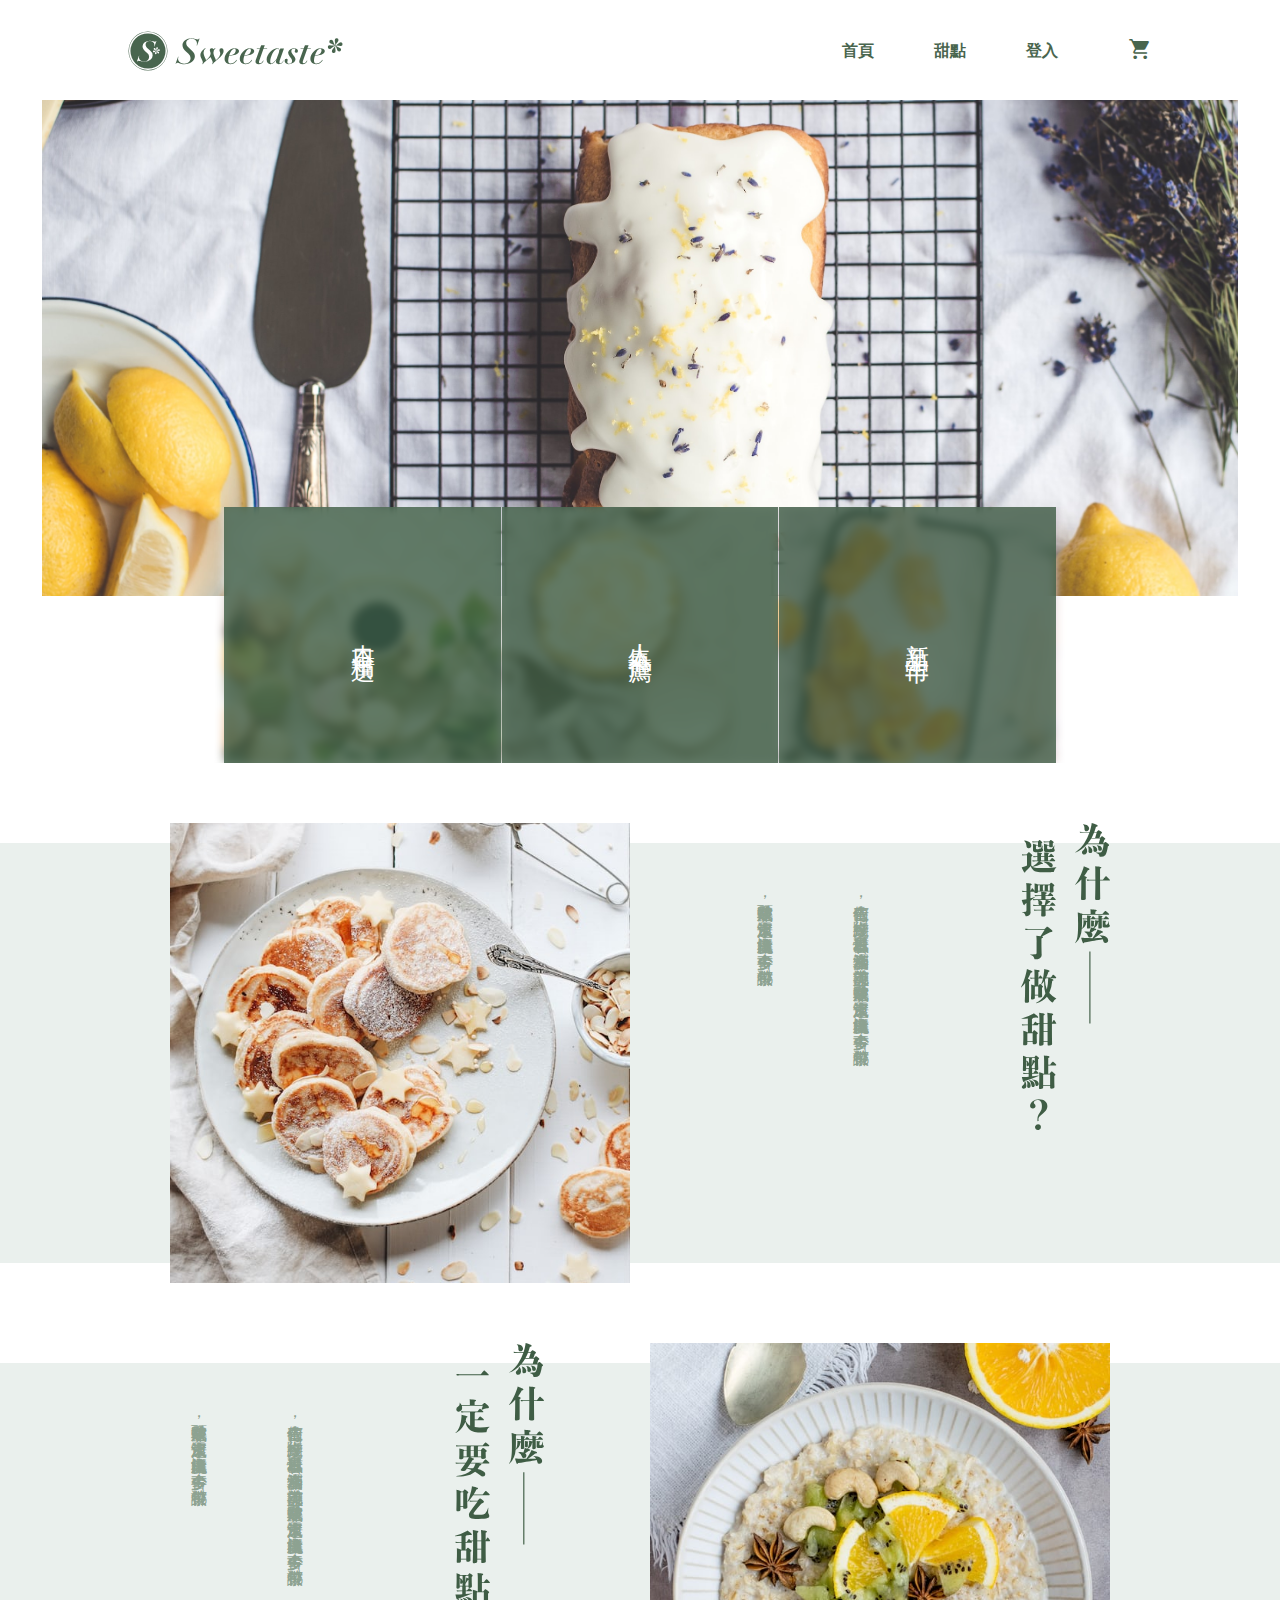
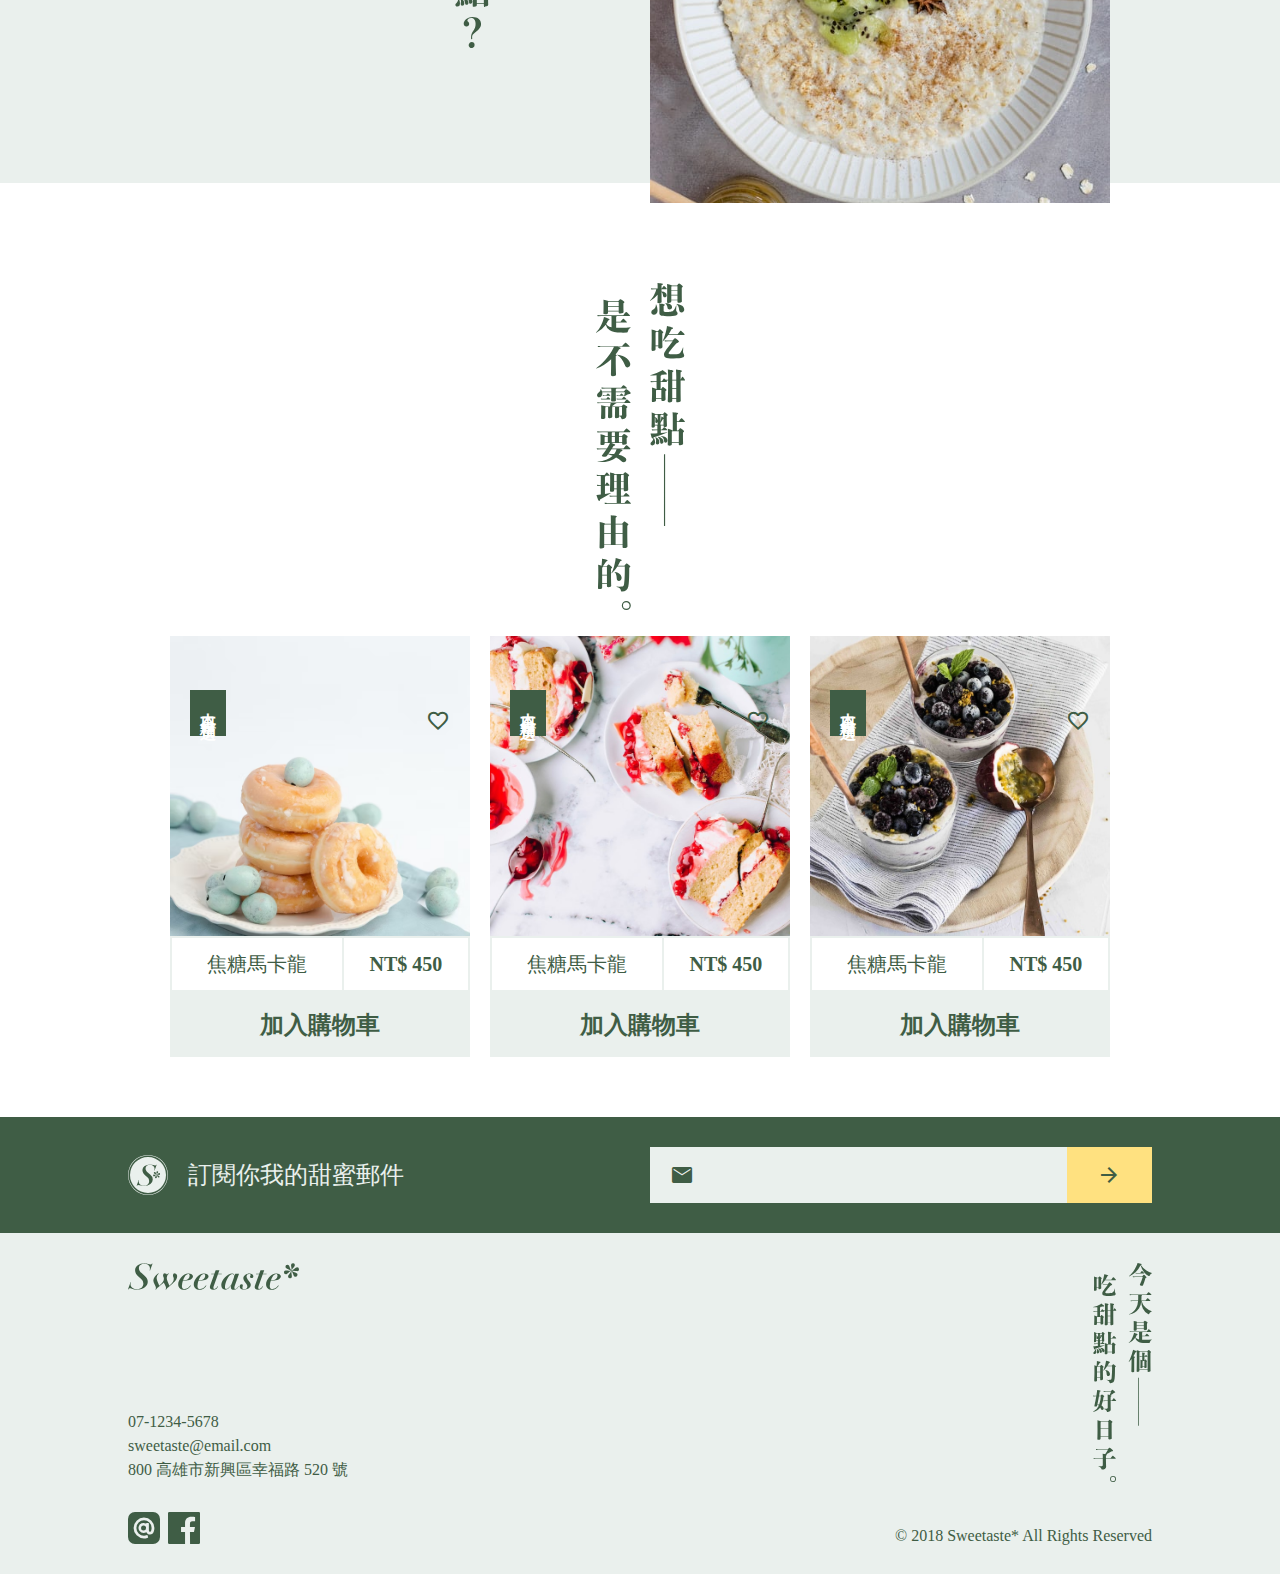
<file: index.html>
<!DOCTYPE html>
<html lang="en">
<head>
    <meta charset="UTF-8">
    <meta name="viewport" content="width=device-width>, initial-scale=1.0">
    <title>Sweetase</title>
    <link rel="stylesheet" href="https://fonts.googleapis.com/css2?family=Material+Symbols+Outlined:opsz,wght,FILL,GRAD@20..48,100..700,0..1,-50..200" />
    <link rel="stylesheet" href="css/index.css">
    <link rel="stylesheet" href="css/nav_footer.css">
</head>
<body>
    <header>
        <nav>
            <div class="navi_bar">
                <div class="menu_icon"><span class="material-symbols-outlined">menu</span></div>

                <div class="navi_logo"><a href="index.html"><img src="img/logo-all-dark.svg" alt="Sweetaste logo" class="pc_logo"><img src="img/logotype-lg-dark.svg" alt="Sweetaste logo" class="mobile_logo"></a></div>
                <div class="links_cart">
                    <div class="navi_links">
                        <div><a href="index.html" alt="首頁">首頁</a></div>
                        <div><a href="product.html" alt="甜點">甜點</a></div>
                        <div><a href="login.html" alt="登入">登入</a></div>
                    </div>
                    <div class="navi_cart">
                        <a href="cart.html" alt="購物車"><span class="material-symbols-outlined">shopping_cart</span></a>
                    </div>
                </div>
            </div>
        </nav>
        <div class="banner">
            <div class="banner_img"><img src="img/banner.jpeg" alt="Sweetase封面照片"></div>
            <div class="cover_pic_container">
                <div class="container_cover">
                    <div class="cover_item"><a href="product.html">本日精選</a></div>
                    <div class="cover_item">人氣推薦</div>
                    <div class="cover_item">新品上市</div>
                </div>
                <div class="banner_container">
                    <div class="banner_item"></div>
                    <div class="banner_item"></div>
                    <div class="banner_item"></div>
                </div>
            </div>
        </div>
    </header>
    <main>
        <section class="section_1">
            <div class="content_background"></div>
            <div class="content_container">
                <div class="content_img">
                    <img src="img/content_p1.jpeg">
                </div>
                <div class="content">
                    <p>青山依舊在，幾度夕陽紅。慣看秋月春風。一壺濁酒喜相逢，浪花淘盡英雄。是非成敗轉頭空，滾滾長江東逝水，白髮漁樵江渚上，古今多少事，都付笑談中。</p>
                    <p>是非成敗轉頭空，滾滾長江東逝水，白髮漁樵江渚上，古今多少事，都付笑談中。</p>
                </div>
                <div class="text_img">
                    <img src="img/content_t1.svg">
                </div>
            </div>
        </section>
        <section class="section_2">
            <div class="content_background"></div>
            <div class="content_container">
                <div class="content">
                    <p>青山依舊在，幾度夕陽紅。慣看秋月春風。一壺濁酒喜相逢，浪花淘盡英雄。是非成敗轉頭空，滾滾長江東逝水，白髮漁樵江渚上，古今多少事，都付笑談中。</p>
                    <p>是非成敗轉頭空，滾滾長江東逝水，白髮漁樵江渚上，古今多少事，都付笑談中。</p>
                </div>
                <div class="text_img">
                    <img src="img/content_t2.svg">
                </div>
                <div class="content_img">
                    <img src="img/content_p2.jpeg">
                </div>
            </div>
        </section>
        <section class="section_3">
            <img src="img/content_t3.svg" alt="想吃甜點是不需要理由的">
        </section>
        <section class="products"> 
            <div class="product_container">
                <div class="product_item">
                    <div class="above_img">
                        <div class="daily_special">本日精選</div>
                        <div class="favo_icon"><span class="material-symbols-outlined">favorite</span></div>   
                    </div>
                    <div class="product_img"><img src="img/product_1.png"></div>
                    <div class="name_price">
                        <div class="product_name">焦糖馬卡龍</div>
                        <div class="product_price">NT$ 450</div>
                    </div>
                    <div class="button"><a href="cart.html">加入購物車</a></div>
                </div>
                <div class="product_item">
                    <div class="above_img">
                        <div class="daily_special">本日精選</div>
                        <div class="favo_icon"><span class="material-symbols-outlined">favorite</span></div>   
                    </div>
                    <div class="product_img"><img src="img/product_2.jpeg"></div>
                    <div class="name_price">
                        <div class="product_name">焦糖馬卡龍</div>
                        <div class="product_price">NT$ 450</div>
                    </div>
                    <div class="button"><a href="cart.html">加入購物車</a></div>
                </div>
                <div class="product_item">
                    <div class="above_img">
                        <div class="daily_special">本日精選</div>
                        <div class="favo_icon"><span class="material-symbols-outlined">favorite</span></div>   
                    </div>
                    <div class="product_img"><img src="img/product_3.jpeg"></div>
                    <div class="name_price">
                        <div class="product_name">焦糖馬卡龍</div>
                        <div class="product_price">NT$ 450</div>
                    </div>
                    <div class="button"><a href="cart.html">加入購物車</a></div>
                </div>
            </div>
        </section>
    </main>
    <footer>
        <section class="subscribe">
            <div class="sub_container">
                <div class="sub_text">
                    <div><img src="img/logo-light.svg" class="logo_only"></div>
                    <div>訂閱你我的甜蜜郵件</div>
                </div>
                <div class="sub_mail">
                    <div class="input_mail"><span class="material-symbols-outlined">mail</span><input type="email" name="email" id="email"></div>
                    <div class="arrow"><span class="material-symbols-outlined">arrow_forward</span></div>
                </div>
            </div>
        </section>
        <section class="shop_info">
            <div class="info_container">
                <div class="info_block">
                    <div class="logo_contact">
                        <div class="shop_logo">
                            <img src="img/logotype-lg-dark.svg">
                        </div>
                        <div class="shop_contact">
                            <div>
                                07-1234-5678<br/>
                                sweetaste@email.com<br/>
                                800 高雄市新興區幸福路 520 號
                            </div>
                        </div>
                    </div>
                    <div class="footer_text">
                        <img src="img/footer_text.svg" alt="今天是個吃甜點的好日子">
                    </div>
                </div>
                <div class="sns_copyright">
                    <div class="sns_icon">
                        <div><img src="img/ic-line@.svg" alt="Line icon"></div>
                        <div><img src="img/ic-facebook.svg" alt="Facebook icon"></div>
                    </div>
                    <div class="copyright">© 2018 Sweetaste* All Rights Reserved</div>
                </div>
            </div>
        </section>
    </footer>
</body>
</html>
</file>
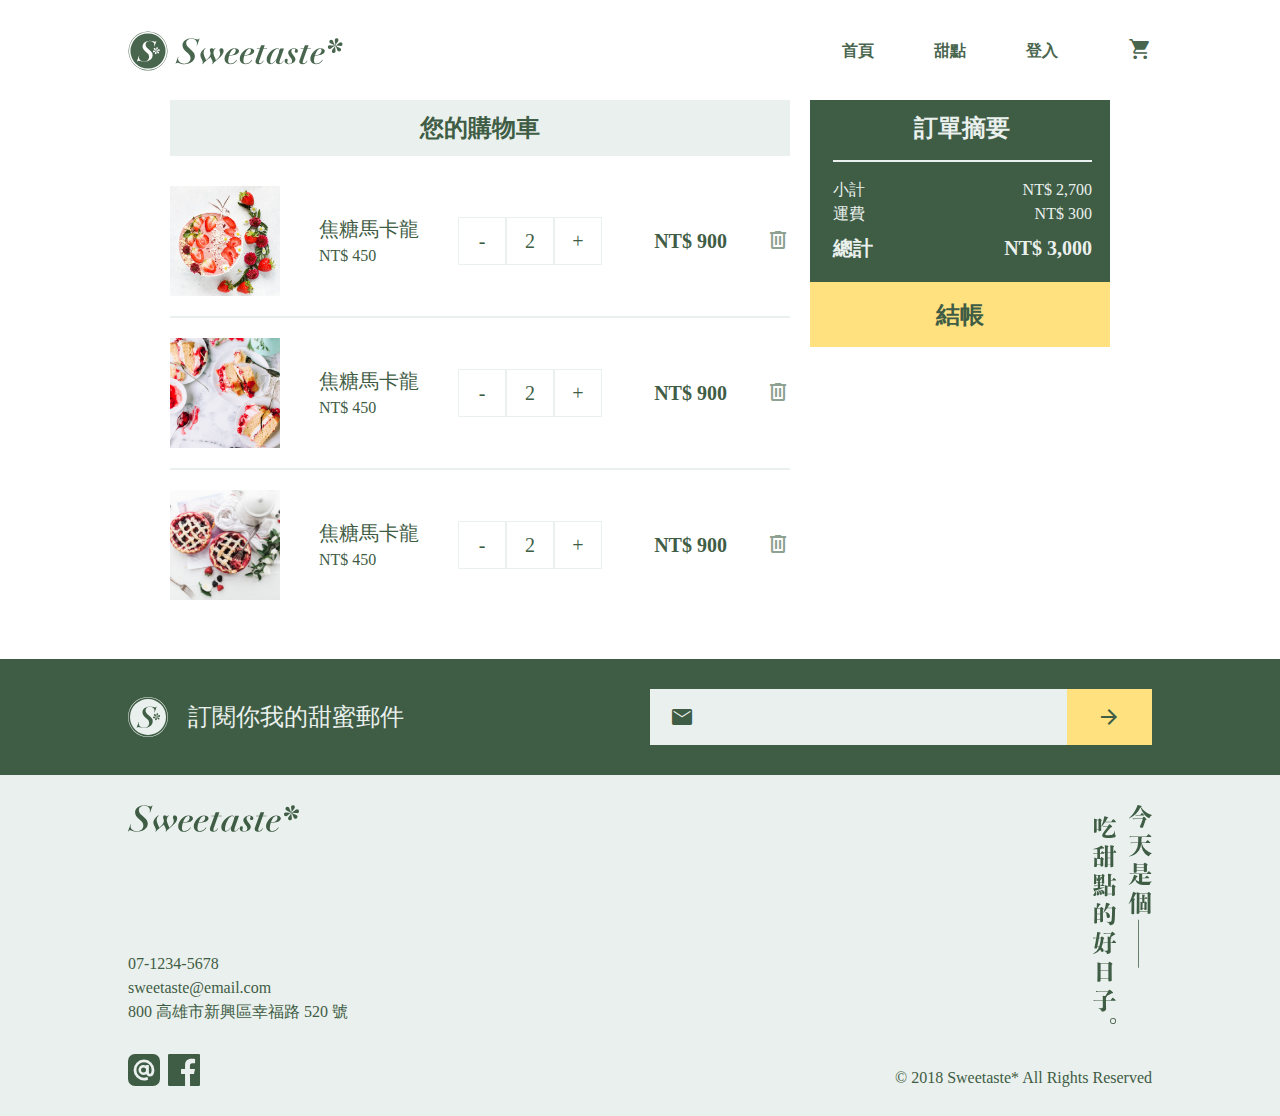
<file: cart.html>
<!DOCTYPE html>
<html lang="en">
<head>
    <meta charset="UTF-8">
    <meta name="viewport" content="width=device-width>, initial-scale=1.0">
    <title>Sweetase</title>
    <link rel="stylesheet" href="https://fonts.googleapis.com/css2?family=Material+Symbols+Outlined:opsz,wght,FILL,GRAD@48,400,1,0" />
    <link rel="stylesheet" href="css/cart.css">
    <link rel="stylesheet" href="css/nav_footer.css">
</head>
<body>
    <header>
        <nav>
            <div class="navi_bar">
                <div class="menu_icon"><span class="material-symbols-outlined">menu</span></div>

                <div class="navi_logo"><a href="index.html"><img src="img/logo-all-dark.svg" alt="Sweetaste logo" class="pc_logo"><img src="img/logotype-lg-dark.svg" alt="Sweetaste logo" class="mobile_logo"></a></div>
                <div class="links_cart">
                    <div class="navi_links">
                        <div><a href="index.html" alt="首頁">首頁</a></div>
                        <div><a href="product.html" alt="甜點">甜點</a></div>
                        <div><a href="login.html" alt="登入">登入</a></div>
                    </div>
                    <div class="navi_cart">
                        <a href="cart.html" alt="購物車"><span class="material-symbols-outlined">shopping_cart</span></a>
                    </div>
                </div>
            </div>
        </nav>
    </header>
    <main>
        <div style="height: 100px;"></div>
        <section class="cart_section">
            <div class="cart_product">
                <div class="cart_title">您的購物車</div>
                <div class="cart_container">
                    <div class="cart_item">
                        <div class="pic_name">
                            <div class="pic_container">
                                <img src="img/cart_p1.jpeg" alt="焦糖馬卡龍">
                                <ul>
                                    <ol>
                                        <li>焦糖馬卡龍</li>
                                        <li>NT$ 450</li>
                                    </ol>
                                    <ul>
                                        <li>-</li>
                                        <li>2</li>
                                        <li>+</li>
                                    </ul>
                                </ul>
                            </div>
                        </div>
                        <div class="price_delete">
                            <ul>
                                <li>NT$ 900</li>
                                <li><span class="material-symbols-outlined">delete</span></li>
                            </ul>
                        </div>
                    </div>
                    <hr>
                    <div class="cart_item">
                        <div class="pic_name">
                            <div class="pic_container">
                                <img src="img/product_2.jpeg" alt="焦糖馬卡龍">
                                <ul>
                                    <ol>
                                        <li>焦糖馬卡龍</li>
                                        <li>NT$ 450</li>
                                    </ol>
                                    <ul>
                                        <li>-</li>
                                        <li>2</li>
                                        <li>+</li>
                                    </ul>
                                </ul>
                            </div>
                        </div>
                        <div class="price_delete">
                            <ul>
                                <li>NT$ 900</li>
                                <li><span class="material-symbols-outlined">delete</span></li>
                            </ul>
                        </div>
                    </div>
                    <hr>
                    <div class="cart_item">
                        <div class="pic_name">
                            <div class="pic_container">
                                <img src="img/product_4.jpeg" alt="焦糖馬卡龍">
                                <ul>
                                    <ol>
                                        <li>焦糖馬卡龍</li>
                                        <li>NT$ 450</li>
                                    </ol>
                                    <ul>
                                        <li>-</li>
                                        <li>2</li>
                                        <li>+</li>
                                    </ul>
                                </ul>
                            </div>
                        </div>
                        <div class="price_delete">
                            <ul>
                                <li>NT$ 900</li>
                                <li><span class="material-symbols-outlined">delete</span></li>
                            </ul>
                        </div>
                    </div>
                </div>
            </div>
            <div class="cart_amount">
                <ul>
                    <li>訂單摘要</li>
                    <li><hr/></li>
                    <ol>
                        <li>小計</li>
                        <li>NT$ 2,700</li>
                    </ol>
                    <ol>
                        <li>運費</li>
                        <li>NT$ 300</li>
                    </ol>
                    <ol>
                        <li>總計</li>
                        <li>NT$ 3,000</li>
                    </ol>
                </ul>
                <div class="purchase"><a href="shipping.html">結帳</a></div>
            </div>
        </section>
    </main>
    <footer>
        <section class="subscribe">
            <div class="sub_container">
                <div class="sub_text">
                    <div><img src="img/logo-light.svg" class="logo_only"></div>
                    <div>訂閱你我的甜蜜郵件</div>
                </div>
                <div class="sub_mail">
                    <div class="input_mail"><span class="material-symbols-outlined">mail</span><input type="email" name="email" id="email"></div>
                    <div class="arrow"><span class="material-symbols-outlined">arrow_forward</span></div>
                </div>
            </div>
        </section>
        <section class="shop_info">
            <div class="info_container">
                <div class="info_block">
                    <div class="logo_contact">
                        <div class="shop_logo">
                            <img src="img/logotype-lg-dark.svg">
                        </div>
                        <div class="shop_contact">
                            <div>
                                07-1234-5678<br/>
                                sweetaste@email.com<br/>
                                800 高雄市新興區幸福路 520 號
                            </div>
                        </div>
                    </div>
                    <div class="footer_text">
                        <img src="img/footer_text.svg" alt="今天是個吃甜點的好日子">
                    </div>
                </div>
                <div class="sns_copyright">
                    <div class="sns_icon">
                        <div><img src="img/ic-line@.svg" alt="Line icon"></div>
                        <div><img src="img/ic-facebook.svg" alt="Facebook icon"></div>
                    </div>
                    <div class="copyright">© 2018 Sweetaste* All Rights Reserved</div>
                </div>
            </div>
        </section>
    </footer>
</body>
</html>
</file>
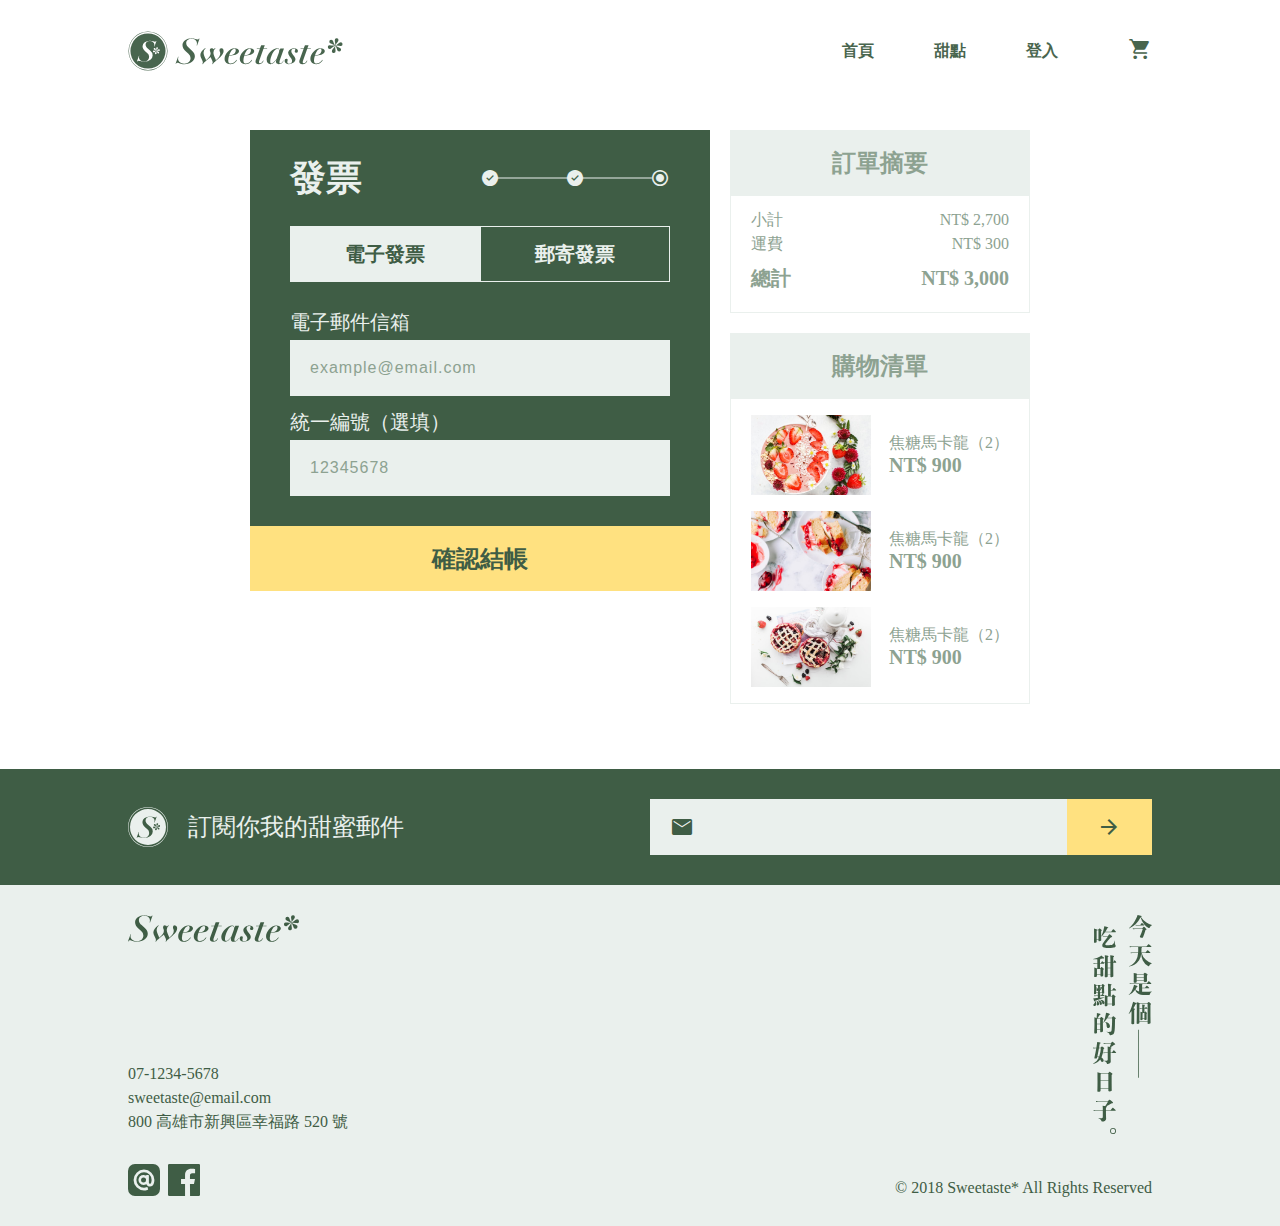
<file: einvoice.html>
<!DOCTYPE html>
<html lang="en">
<head>
    <meta charset="UTF-8">
    <meta name="viewport" content="width=device-width>, initial-scale=1.0">
    <title>Sweetase</title>
    <link rel="stylesheet" href="https://fonts.googleapis.com/css2?family=Material+Symbols+Outlined:opsz,wght,FILL,GRAD@20..48,100..700,0..1,-50..200" />
    <link rel="stylesheet" href="css/einvoice.css">
    <link rel="stylesheet" href="css/nav_footer.css">
</head>
<body>
    <header>
        <nav>
            <div class="navi_bar">
                <div class="menu_icon"><span class="material-symbols-outlined">menu</span></div>
                <div class="navi_logo"><a href="index.html"><img src="img/logo-all-dark.svg" alt="Sweetaste logo" class="pc_logo"><img src="img/logotype-lg-dark.svg" alt="Sweetaste logo" class="mobile_logo"></a></div>
                <div class="links_cart">
                    <div class="navi_links">
                        <div><a href="index.html" alt="首頁">首頁</a></div>
                        <div><a href="product.html" alt="甜點">甜點</a></div>
                        <div><a href="login.html" alt="登入">登入</a></div>
                    </div>
                    <div class="navi_cart">
                        <a href="cart.html" alt="購物車"><span class="material-symbols-outlined">shopping_cart</span></a>
                    </div>
                </div>
            </div>
        </nav>
    </header>
    <main>
        <div style="height: 100px;"></div>
        <section class="invoice_container">
            <div class="invoice_detail">
                <ul>
                    <ol>
                        <li>發票</li>
                        <ul>
                            <li><span class="material-symbols-outlined" style="font-variation-settings: 'FILL' 1;">check_circle</span></li>
                            <li><span class="material-symbols-outlined" style="font-variation-settings: 'FILL' 1;">check_circle</span></li>
                            <li><span class="material-symbols-outlined">radio_button_checked</span></li>
                        </ul>
                    </ol>
                    <ol>
                        <li><a href="einvoice.html">電子發票</a></li>
                        <li><a href="invoice.html">郵寄發票</a></li>
                    </ol>
                    <ol>
                        <li>電子郵件信箱</li>
                        <li><input type="email" name="email" id="email" placeholder="example@email.com"></li>
                    </ol>
                    <ol>
                        <li>統一編號（選填）</li>
                        <li><input type="tel" maxlength="8" placeholder="12345678"></li>
                    </ol>
                </ul>
                <div class="payment_submit"><a href="succeed.html">確認結帳</a></div>
            </div>
            <div class="order_container">
                <div class="order_info">
                    <ul>
                        <li>訂單摘要</li>
                        <li>
                            <ol>
                                <li>小計</li>
                                <li>NT$ 2,700</li>
                            </ol>
                            <ol>
                                <li>運費</li>
                                <li>NT$ 300</li>
                            </ol>
                            <ol>
                                <li>總計</li>
                                <li>NT$ 3,000</li>
                            </ol>
                        </li>
                    </ul>
                </div>
                <div class="order_item">
                    <ul>
                        <li>購物清單</li>
                        <li>
                            <ol>
                                <li><img src="img/cart_p1.jpeg" alt="焦糖馬卡龍"></li>
                                <ul>
                                    <li>焦糖馬卡龍（2）</li>
                                    <li>NT$ 900</li>
                                </ul>
                            </ol>
                            <ol>
                                <li><img src="img/product_2.jpeg" alt="焦糖馬卡龍"></li>
                                <ul>
                                    <li>焦糖馬卡龍（2）</li>
                                    <li>NT$ 900</li>
                                </ul>
                            </ol>
                            <ol>
                                <li><img src="img/product_4.jpeg" alt="焦糖馬卡龍"></li>
                                <ul>
                                    <li>焦糖馬卡龍（2）</li>
                                    <li>NT$ 900</li>
                                </ul>
                            </ol>
                        </li>
                    </ul>
                </div>
            </div>
        </section>
    </main>
    <footer>
        <section class="subscribe">
            <div class="sub_container">
                <div class="sub_text">
                    <div><img src="img/logo-light.svg" class="logo_only"></div>
                    <div>訂閱你我的甜蜜郵件</div>
                </div>
                <div class="sub_mail">
                    <div class="input_mail"><span class="material-symbols-outlined">mail</span><input type="email" name="email" id="email"></div>
                    <div class="arrow"><span class="material-symbols-outlined">arrow_forward</span></div>
                </div>
            </div>
        </section>
        <section class="shop_info">
            <div class="info_container">
                <div class="info_block">
                    <div class="logo_contact">
                        <div class="shop_logo">
                            <img src="img/logotype-lg-dark.svg">
                        </div>
                        <div class="shop_contact">
                            <div>
                                07-1234-5678<br/>
                                sweetaste@email.com<br/>
                                800 高雄市新興區幸福路 520 號
                            </div>
                        </div>
                    </div>
                    <div class="footer_text">
                        <img src="img/footer_text.svg" alt="今天是個吃甜點的好日子">
                    </div>
                </div>
                <div class="sns_copyright">
                    <div class="sns_icon">
                        <div><img src="img/ic-line@.svg" alt="Line icon"></div>
                        <div><img src="img/ic-facebook.svg" alt="Facebook icon"></div>
                    </div>
                    <div class="copyright">© 2018 Sweetaste* All Rights Reserved</div>
                </div>
            </div>
        </section>
    </footer>
</body>
</html>
</file>
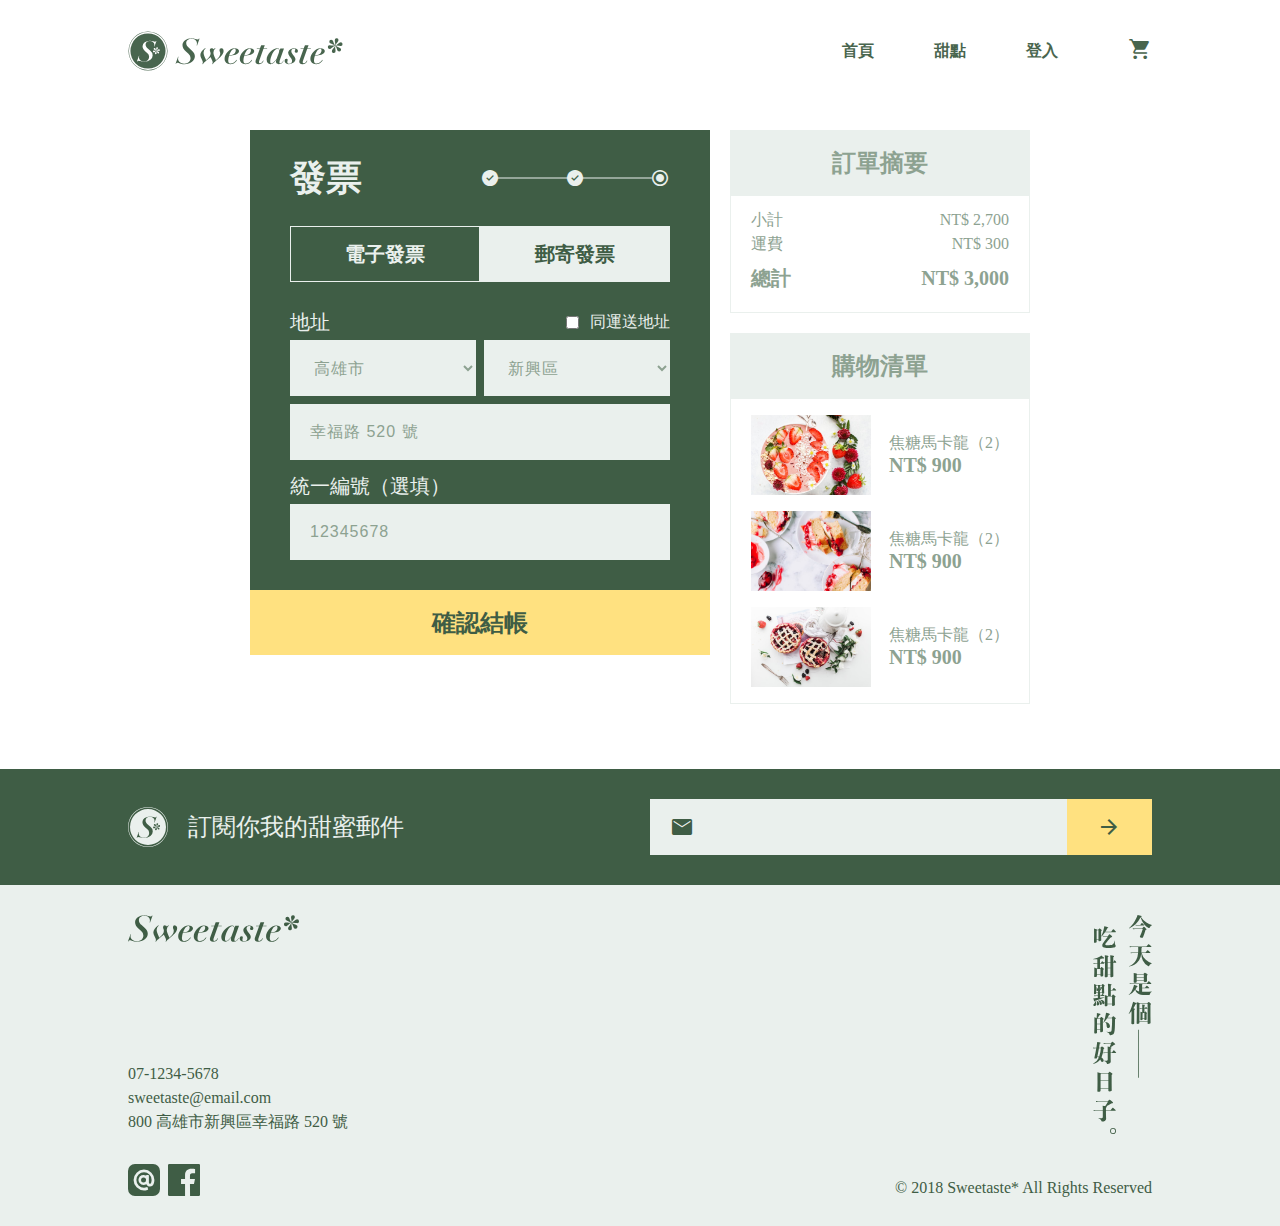
<file: invoice.html>
<!DOCTYPE html>
<html lang="en">
<head>
    <meta charset="UTF-8">
    <meta name="viewport" content="width=device-width>, initial-scale=1.0">
    <title>Sweetase</title>
    <link rel="stylesheet" href="https://fonts.googleapis.com/css2?family=Material+Symbols+Outlined:opsz,wght,FILL,GRAD@20..48,100..700,0..1,-50..200" />
    <link rel="stylesheet" href="css/invoice.css">
    <link rel="stylesheet" href="css/nav_footer.css">
</head>
<body>
    <header>
        <nav>
            <div class="navi_bar">
                <div class="menu_icon"><span class="material-symbols-outlined">menu</span></div>
                <div class="navi_logo"><a href="index.html"><img src="img/logo-all-dark.svg" alt="Sweetaste logo" class="pc_logo"><img src="img/logotype-lg-dark.svg" alt="Sweetaste logo" class="mobile_logo"></a></div>
                <div class="links_cart">
                    <div class="navi_links">
                        <div><a href="index.html" alt="首頁">首頁</a></div>
                        <div><a href="product.html" alt="甜點">甜點</a></div>
                        <div><a href="login.html" alt="登入">登入</a></div>
                    </div>
                    <div class="navi_cart">
                        <a href="cart.html" alt="購物車"><span class="material-symbols-outlined">shopping_cart</span></a>
                    </div>
                </div>
            </div>
        </nav>
    </header>
    <main>
        <div style="height: 100px;"></div>
        <section class="invoice_container">
            <div class="invoice_detail">
                <ul>
                    <ol>
                        <li>發票</li>
                        <ul>
                            <li><span class="material-symbols-outlined" style="font-variation-settings: 'FILL' 1;">check_circle</span></li>
                            <li><span class="material-symbols-outlined" style="font-variation-settings: 'FILL' 1;">check_circle</span></li>
                            <li><span class="material-symbols-outlined">radio_button_checked</span></li>
                        </ul>
                    </ol>
                    <ol>
                        <li><a href="einvoice.html">電子發票</a></li>
                        <li><a href="invoice.html">郵寄發票</a></li>
                    </ol>
                    <ol>
                        <ul>
                            <li>地址</li>
                            <li><input type="checkbox" name="checkbox" id="checkbox">同運送地址</li>
                        </ul>
                        <ul>
                            <ol>
                                <li>
                                    <select type="text" name="city" id="city">
                                        <option value="Taipei City">台北市</option>
                                        <option value="New Taipei City">新北市</option>
                                        <option value="Taoyuan City">桃園市</option>
                                        <option value="Taichung City">台中市</option>
                                        <option value="Tainan City">台南市</option>
                                        <option value="Kaohsiung City" selected>高雄市</option>
                                        <option value="Keelung City">基隆市</option>
                                        <option value="Hsinchu City">新竹市</option>
                                        <option value="Hsinchu County">新竹縣</option>
                                        <option value="Miaoli County">苗栗縣</option>
                                        <option value="Changhua County">彰化縣</option>
                                        <option value="Nantou County">南投縣</option>
                                        <option value="Yunlin County">雲林縣</option>
                                        <option value="Chiayi City">嘉義市</option>
                                        <option value="Chiayi County">嘉義縣</option>
                                        <option value="Pingtung County">屏東縣</option>
                                        <option value="Yilan County">宜蘭縣</option>
                                        <option value="Hualien County">花蓮縣</option>
                                        <option value="Taitung County">台東縣</option>
                                        <option value="Penghu County">澎湖縣</option>
                                        <option value="Kinmen County">金門縣</option>
                                        <option value="Lienchiang County">連江縣</option>
                                    </select>
                                </li>
                                <li>
                                    <select type="text" name="dist" id="dist">
                                        <option value="Fengshan District">鳳山區</option>
                                        <option value="Gushan District">鼓山區</option>
                                        <option value="Lingya District">苓雅區</option>
                                        <option value="Qianjin District">前金區</option>
                                        <option value="Xinxing District" selected>新興區</option>
                                        <option value="Yancheng District">鹽埕區</option>
                                        <option value="Qijin District">旗津區</option>
                                        <option value="Sanmin District">三民區</option>
                                        <option value="Siaogang District">小港區</option>
                                        <option value="Daliao District">大寮區</option>
                                        <option value="Zuoying District">左營區</option>
                                        <option value="Nanzi District">楠梓區</option>
                                        <option value="Sanmin District">三民區</option>
                                        <option value="Niaosong District">鳥松區</option>
                                        <option value="Zuoying District">左營區</option>
                                        <option value="Gangshan District">岡山區</option>
                                        <option value="Qiaotou District">橋頭區</option>
                                        <option value="Dashe District">大社區</option>
                                        <option value="Renwu District">仁武區</option>
                                        <option value="Tianliao District">田寮區</option>
                                        <option value="Lujhu District">路竹區</option>
                                        <option value="Alian District">阿蓮區</option>
                                        <option value="Mituo District">彌陀區</option>
                                        <option value="Yanchao District">燕巢區</option>
                                        <option value="Tianwei District">田尾區</option>
                                    </select>
                                </li>
                            </ol>
                            <li><input type="text" name="address" id="address" placeholder="幸福路 520 號"></li>
                        </ul>
                    </ol>
                    <ol>
                        <li>統一編號（選填）</li>
                        <li><input type="tel" maxlength="8" placeholder="12345678"></li>
                    </ol>
                </ul>
                <div class="payment_submit"><a href="succeed.html">確認結帳</a></div>
            </div>
            <div class="order_container">
                <div class="order_info">
                    <ul>
                        <li>訂單摘要</li>
                        <li>
                            <ol>
                                <li>小計</li>
                                <li>NT$ 2,700</li>
                            </ol>
                            <ol>
                                <li>運費</li>
                                <li>NT$ 300</li>
                            </ol>
                            <ol>
                                <li>總計</li>
                                <li>NT$ 3,000</li>
                            </ol>
                        </li>
                    </ul>
                </div>
                <div class="order_item">
                    <ul>
                        <li>購物清單</li>
                        <li>
                            <ol>
                                <li><img src="img/cart_p1.jpeg" alt="焦糖馬卡龍"></li>
                                <ul>
                                    <li>焦糖馬卡龍（2）</li>
                                    <li>NT$ 900</li>
                                </ul>
                            </ol>
                            <ol>
                                <li><img src="img/product_2.jpeg" alt="焦糖馬卡龍"></li>
                                <ul>
                                    <li>焦糖馬卡龍（2）</li>
                                    <li>NT$ 900</li>
                                </ul>
                            </ol>
                            <ol>
                                <li><img src="img/product_4.jpeg" alt="焦糖馬卡龍"></li>
                                <ul>
                                    <li>焦糖馬卡龍（2）</li>
                                    <li>NT$ 900</li>
                                </ul>
                            </ol>
                        </li>
                    </ul>
                </div>
            </div>
        </section>
    </main>
    <footer>
        <section class="subscribe">
            <div class="sub_container">
                <div class="sub_text">
                    <div><img src="img/logo-light.svg" class="logo_only"></div>
                    <div>訂閱你我的甜蜜郵件</div>
                </div>
                <div class="sub_mail">
                    <div class="input_mail"><span class="material-symbols-outlined">mail</span><input type="email" name="email" id="email"></div>
                    <div class="arrow"><span class="material-symbols-outlined">arrow_forward</span></div>
                </div>
            </div>
        </section>
        <section class="shop_info">
            <div class="info_container">
                <div class="info_block">
                    <div class="logo_contact">
                        <div class="shop_logo">
                            <img src="img/logotype-lg-dark.svg">
                        </div>
                        <div class="shop_contact">
                            <div>
                                07-1234-5678<br/>
                                sweetaste@email.com<br/>
                                800 高雄市新興區幸福路 520 號
                            </div>
                        </div>
                    </div>
                    <div class="footer_text">
                        <img src="img/footer_text.svg" alt="今天是個吃甜點的好日子">
                    </div>
                </div>
                <div class="sns_copyright">
                    <div class="sns_icon">
                        <div><img src="img/ic-line@.svg" alt="Line icon"></div>
                        <div><img src="img/ic-facebook.svg" alt="Facebook icon"></div>
                    </div>
                    <div class="copyright">© 2018 Sweetaste* All Rights Reserved</div>
                </div>
            </div>
        </section>
    </footer>
</body>
</html>
</file>
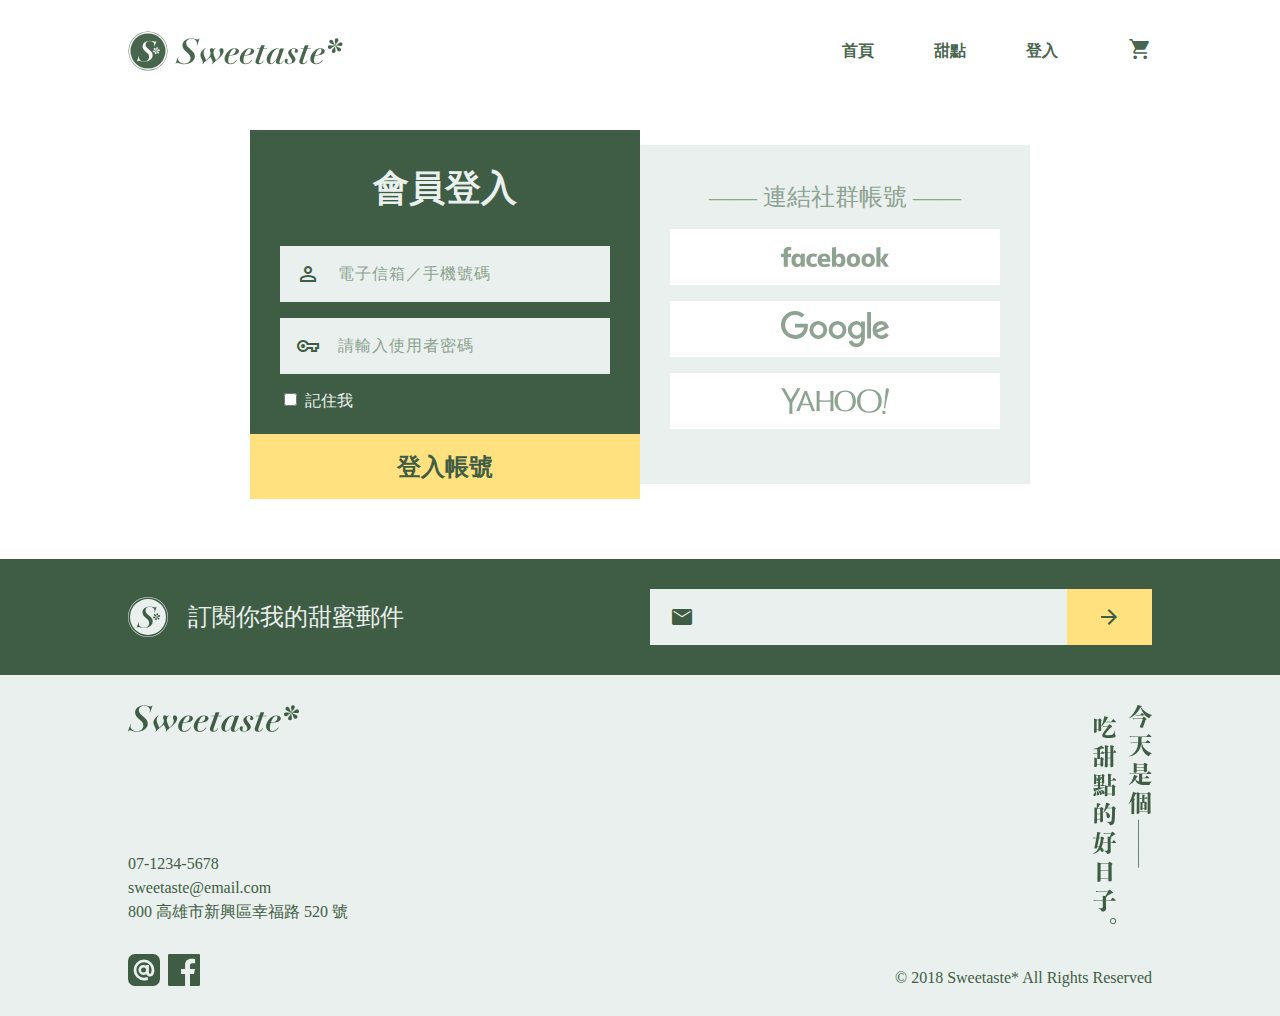
<file: login.html>
<!DOCTYPE html>
<html lang="en">
<head>
    <meta charset="UTF-8">
    <meta name="viewport" content="width=device-width>, initial-scale=1.0">
    <title>Sweetase</title>
    <link rel="stylesheet" href="https://fonts.googleapis.com/css2?family=Material+Symbols+Outlined:opsz,wght,FILL,GRAD@48,400,1,0" />
    <link rel="stylesheet" href="css/login.css">
    <link rel="stylesheet" href="css/nav_footer.css">
</head>
<body>
    <header>
        <nav>
            <div class="navi_bar">
                <div class="menu_icon"><span class="material-symbols-outlined">menu</span></div>
                <div class="navi_logo"><a href="index.html"><img src="img/logo-all-dark.svg" alt="Sweetaste logo" class="pc_logo"><img src="img/logotype-lg-dark.svg" alt="Sweetaste logo" class="mobile_logo"></a></div>
                <div class="links_cart">
                    <div class="navi_links">
                        <div><a href="index.html" alt="首頁">首頁</a></div>
                        <div><a href="product.html" alt="甜點">甜點</a></div>
                        <div><a href="login.html" alt="登入">登入</a></div>
                    </div>
                    <div class="navi_cart">
                        <a href="cart.html" alt="購物車"><span class="material-symbols-outlined">shopping_cart</span></a>
                    </div>
                </div>
            </div>
        </nav>
    </header>
    <main>
        <div style="height: 100px;"></div>
        <div class="login_title">會員登入</div>
        <section class="login_container"> <!-- container -->
            <div class="login">
                <ul>
                    <li>會員登入</li>
                    <li>
                        <span class="material-symbols-outlined">person</span>
                        <input type="email" name="account" id="account" placeholder="電子信箱／手機號碼">
                    </li>
                    <li>
                        <span class="material-symbols-outlined">vpn_key</span>
                        <input type="password" name="password" id="password" placeholder="請輸入使用者密碼">
                    </li>
                    <li><input type="checkbox" name="checkbox" id="checkbox">記住我</li>
                </ul>
                <button>登入帳號</button>
            </div>
            <div class="connect_sns">
                <ul>
                    <li>—— 連結社群帳號 ——</li>
                    <li><img src="img/logo-facebook.svg" alt=""></li>
                    <li><img src="img/ic-google.svg" alt=""></li>
                    <li><img src="img/ic-yahoo.svg" alt=""></li>
                </ul>
            </div>
        </section>
    </main>
    <footer>
        <section class="subscribe">
            <div class="sub_container">
                <div class="sub_text">
                    <div><img src="img/logo-light.svg" class="logo_only"></div>
                    <div>訂閱你我的甜蜜郵件</div>
                </div>
                <div class="sub_mail">
                    <div class="input_mail"><span class="material-symbols-outlined">mail</span><input type="email" name="email" id="email"></div>
                    <div class="arrow"><span class="material-symbols-outlined">arrow_forward</span></div>
                </div>
            </div>
        </section>
        <section class="shop_info">
            <div class="info_container">
                <div class="info_block">
                    <div class="logo_contact">
                        <div class="shop_logo">
                            <img src="img/logotype-lg-dark.svg">
                        </div>
                        <div class="shop_contact">
                            <div>
                                07-1234-5678<br/>
                                sweetaste@email.com<br/>
                                800 高雄市新興區幸福路 520 號
                            </div>
                        </div>
                    </div>
                    <div class="footer_text">
                        <img src="img/footer_text.svg" alt="今天是個吃甜點的好日子">
                    </div>
                </div>
                <div class="sns_copyright">
                    <div class="sns_icon">
                        <div><img src="img/ic-line@.svg" alt="Line icon"></div>
                        <div><img src="img/ic-facebook.svg" alt="Facebook icon"></div>
                    </div>
                    <div class="copyright">© 2018 Sweetaste* All Rights Reserved</div>
                </div>
            </div>
        </section>
    </footer>
</body>
</html>
</file>
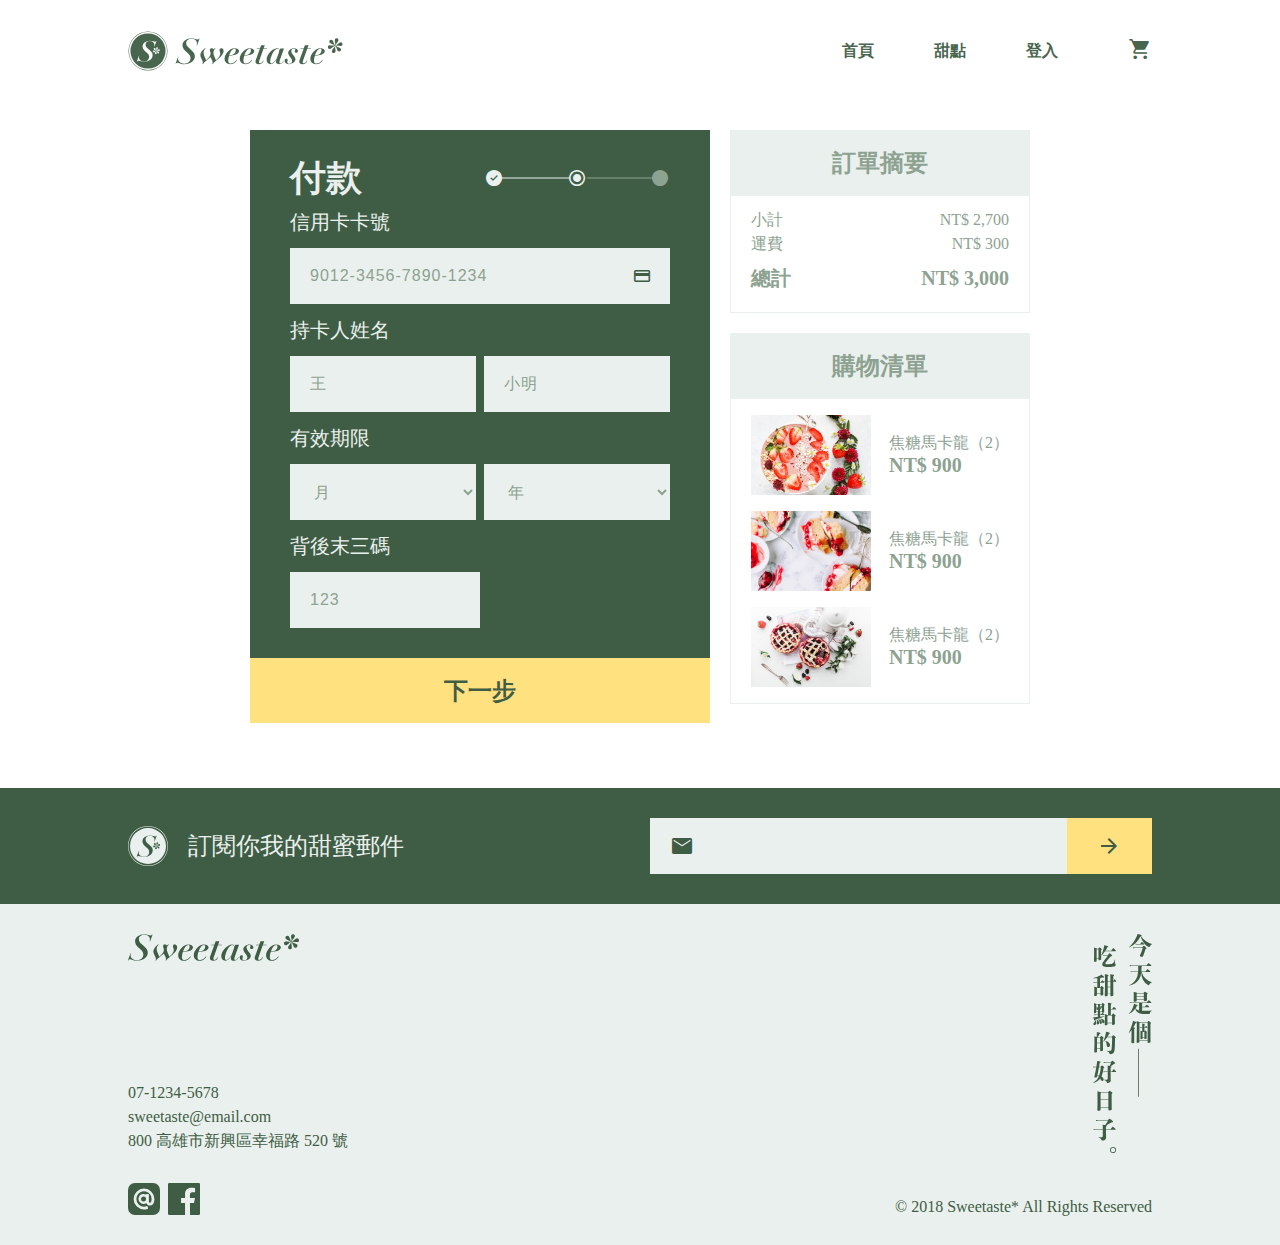
<file: payment.html>
<!DOCTYPE html>
<html lang="en">
<head>
    <meta charset="UTF-8">
    <meta name="viewport" content="width=device-width>, initial-scale=1.0">
    <title>Sweetase</title>
    <link rel="stylesheet" href="https://fonts.googleapis.com/css2?family=Material+Symbols+Outlined:opsz,wght,FILL,GRAD@20..48,100..700,0..1,-50..200" />
    <link rel="stylesheet" href="css/payment.css">
    <link rel="stylesheet" href="css/nav_footer.css">
</head>
<body>
    <header>
        <nav>
            <div class="navi_bar">
                <div class="menu_icon"><span class="material-symbols-outlined">menu</span></div>
                <div class="navi_logo"><a href="index.html"><img src="img/logo-all-dark.svg" alt="Sweetaste logo" class="pc_logo"><img src="img/logotype-lg-dark.svg" alt="Sweetaste logo" class="mobile_logo"></a></div>
                <div class="links_cart">
                    <div class="navi_links">
                        <div><a href="index.html" alt="首頁">首頁</a></div>
                        <div><a href="product.html" alt="甜點">甜點</a></div>
                        <div><a href="login.html" alt="登入">登入</a></div>
                    </div>
                    <div class="navi_cart">
                        <a href="cart.html" alt="購物車"><span class="material-symbols-outlined">shopping_cart</span></a>
                    </div>
                </div>
            </div>
        </nav>
    </header>
    <main>
        <div style="height: 100px;"></div>
        <section class="shipping_container">
            <div class="shipping_detail">
                <ul>
                    <ol>
                        <li>付款</li>
                        <ul>
                            <li><span class="material-symbols-outlined" style="font-variation-settings: 'FILL' 1;">check_circle</span></li>
                            <li><span class="material-symbols-outlined">radio_button_checked</span></li>
                            <li><span class="material-symbols-outlined" style="font-variation-settings: 'FILL' 1;">circle</span></li>
                        </ul>
                    </ol>
                    <ol>
                        <li>信用卡卡號</li>
                        <ul>
                            <li><input type="tel" name="credit_card" id="credit_card" maxlength="16" pattern="[0-9]*" inputmode="numeric" placeholder="9012-3456-7890-1234"></li>
                            <li><span class="material-symbols-outlined" style="font-variation-settings: 'FILL' 0;">credit_card</span></li>
                        </ul>
                    </ol>
                    <ol>
                        <li>持卡人姓名</li>
                        <ul>
                            <li><input type="text" name="last_name" id="last_name" placeholder="王"></li>
                            <li><input type="text" name="first_name" id="first_name" placeholder="小明"></li>
                        </ul>
                        <li>有效期限</li>
                        <ul>
                            <li>
                                <select id="monthSelect">
                                    <option value="" disabled selected>月</option>
                                    <option value="01">01</option>
                                    <option value="02">02</option>
                                    <option value="03">03</option>
                                    <option value="04">04</option>
                                    <option value="05">05</option>
                                    <option value="06">06</option>
                                    <option value="07">07</option>
                                    <option value="08">08</option>
                                    <option value="09">09</option>
                                    <option value="10">10</option>
                                    <option value="11">11</option>
                                    <option value="12">12</option>
                                </select>
                            </li>
                            <li>
                                <select id="yearSelect">
                                    <option value="" disabled selected>年</option>
                                    <option value="2023">2023</option>
                                    <option value="2022">2022</option>
                                    <option value="2021">2021</option>
                                    <option value="2020">2020</option>
                                    <option value="2019">2019</option>
                                    <option value="2018">2018</option>
                                    <option value="2017">2017</option>
                                    <option value="2016">2016</option>
                                    <option value="2015">2015</option>
                                    <option value="2014">2014</option>
                                </select>
                            </li>
                        </ul>
                        <li>背後末三碼</li>
                        <ul><li><input type="tel" name="cvv_check" id="cvv_check" maxlength="3" placeholder="123"></li></ul>
                    </ol>
                </ul>
                <div class="shipping_submit"><a href="invoice.html">下一步</a></div>
            </div>
            <div class="order_container">
                <div class="order_info">
                    <ul>
                        <li>訂單摘要</li>
                        <li>
                            <ol>
                                <li>小計</li>
                                <li>NT$ 2,700</li>
                            </ol>
                            <ol>
                                <li>運費</li>
                                <li>NT$ 300</li>
                            </ol>
                            <ol>
                                <li>總計</li>
                                <li>NT$ 3,000</li>
                            </ol>
                        </li>
                    </ul>
                </div>
                <div class="order_item">
                    <ul>
                        <li>購物清單</li>
                        <li>
                            <ol>
                                <li><img src="img/cart_p1.jpeg" alt="焦糖馬卡龍"></li>
                                <ul>
                                    <li>焦糖馬卡龍（2）</li>
                                    <li>NT$ 900</li>
                                </ul>
                            </ol>
                            <ol>
                                <li><img src="img/product_2.jpeg" alt="焦糖馬卡龍"></li>
                                <ul>
                                    <li>焦糖馬卡龍（2）</li>
                                    <li>NT$ 900</li>
                                </ul>
                            </ol>
                            <ol>
                                <li><img src="img/product_4.jpeg" alt="焦糖馬卡龍"></li>
                                <ul>
                                    <li>焦糖馬卡龍（2）</li>
                                    <li>NT$ 900</li>
                                </ul>
                            </ol>
                        </li>
                    </ul>
                </div>
            </div>
        </section>
    </main>
    <footer>
        <section class="subscribe">
            <div class="sub_container">
                <div class="sub_text">
                    <div><img src="img/logo-light.svg" class="logo_only"></div>
                    <div>訂閱你我的甜蜜郵件</div>
                </div>
                <div class="sub_mail">
                    <div class="input_mail"><span class="material-symbols-outlined">mail</span><input type="email" name="email" id="email"></div>
                    <div class="arrow"><span class="material-symbols-outlined">arrow_forward</span></div>
                </div>
            </div>
        </section>
        <section class="shop_info">
            <div class="info_container">
                <div class="info_block">
                    <div class="logo_contact">
                        <div class="shop_logo">
                            <img src="img/logotype-lg-dark.svg">
                        </div>
                        <div class="shop_contact">
                            <div>
                                07-1234-5678<br/>
                                sweetaste@email.com<br/>
                                800 高雄市新興區幸福路 520 號
                            </div>
                        </div>
                    </div>
                    <div class="footer_text">
                        <img src="img/footer_text.svg" alt="今天是個吃甜點的好日子">
                    </div>
                </div>
                <div class="sns_copyright">
                    <div class="sns_icon">
                        <div><img src="img/ic-line@.svg" alt="Line icon"></div>
                        <div><img src="img/ic-facebook.svg" alt="Facebook icon"></div>
                    </div>
                    <div class="copyright">© 2018 Sweetaste* All Rights Reserved</div>
                </div>
            </div>
        </section>
    </footer>
</body>
</html>
</file>
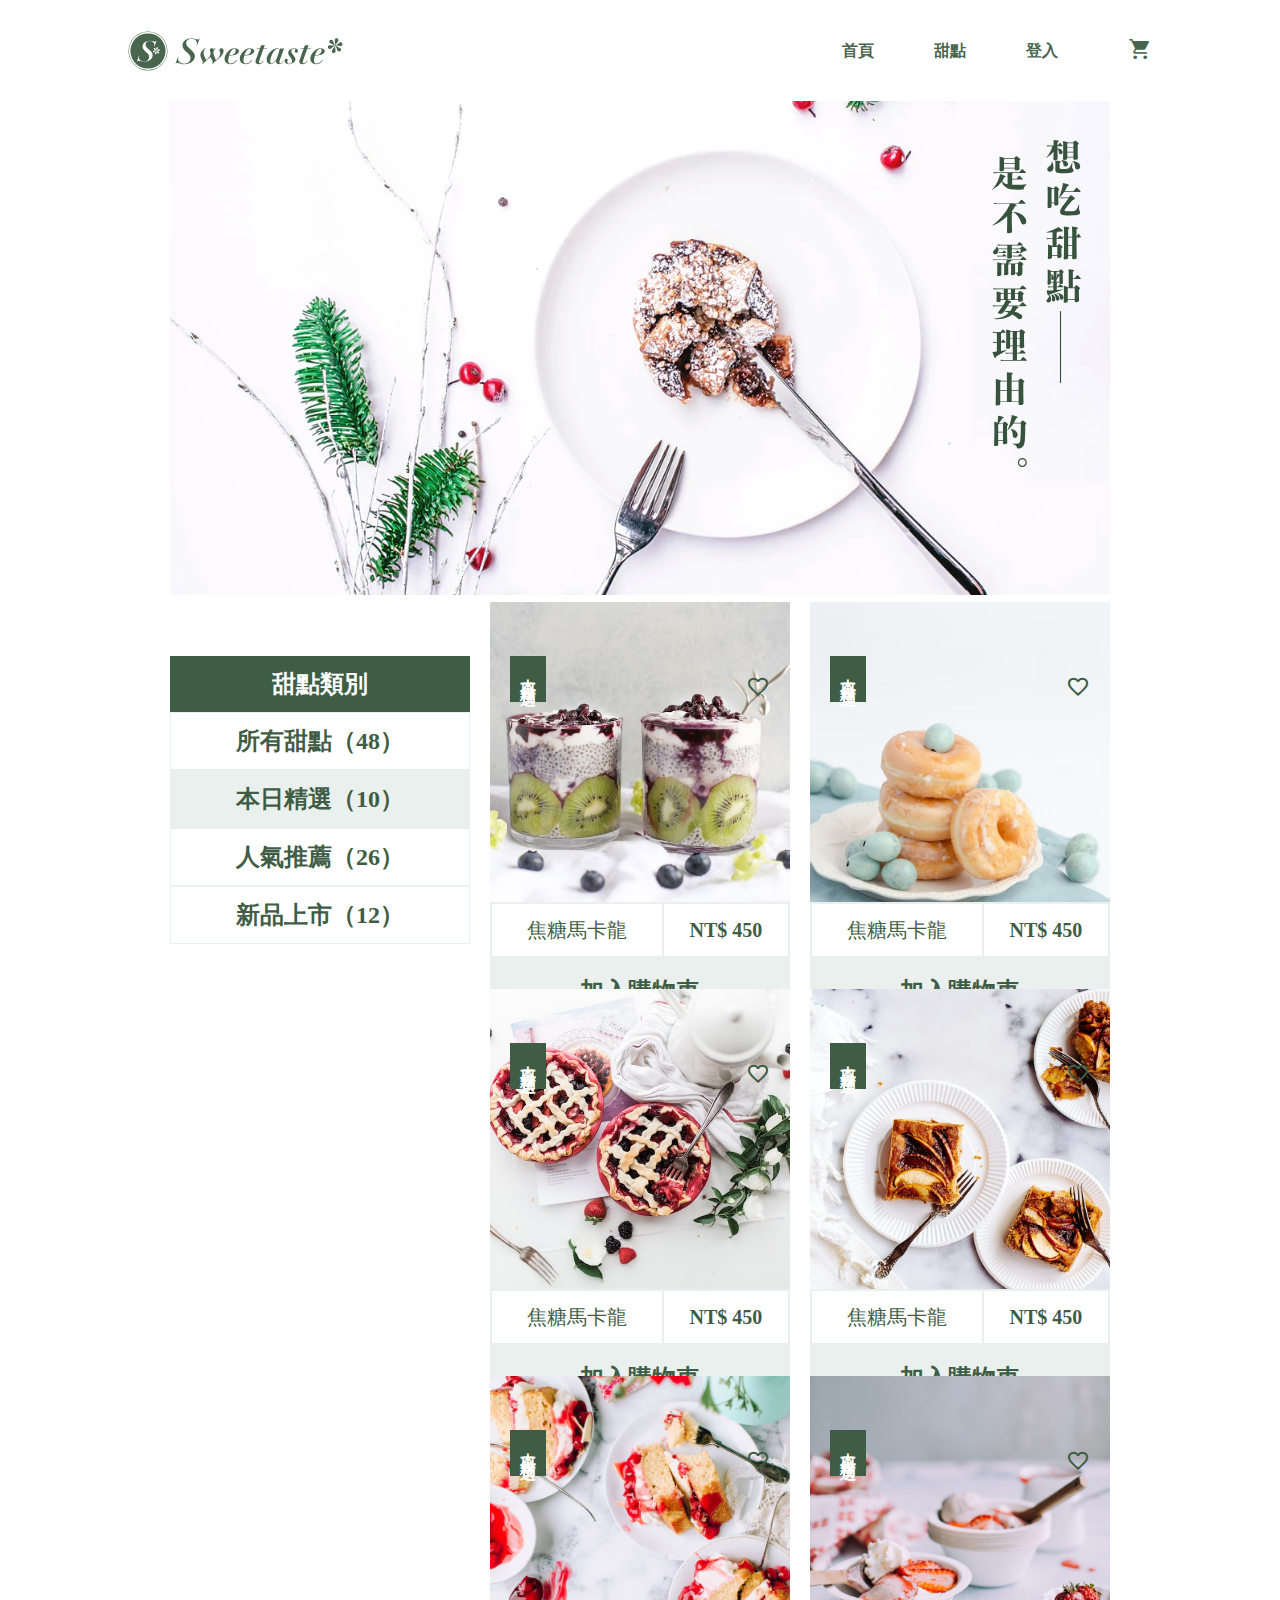
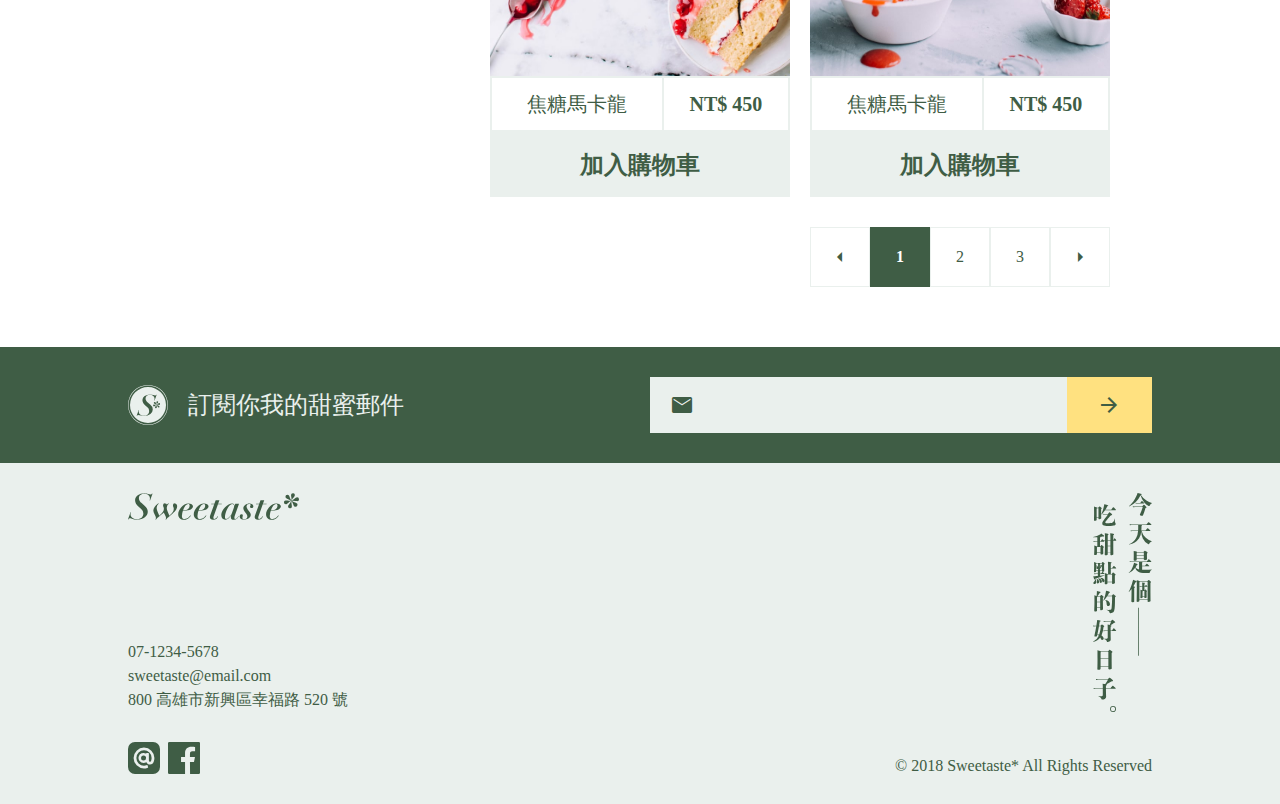
<file: product.html>
<!DOCTYPE html>
<html lang="en">
<head>
    <meta charset="UTF-8">
    <meta name="viewport" content="width=device-width>, initial-scale=1.0">
    <title>Sweetase</title>
    <link rel="stylesheet" href="https://fonts.googleapis.com/css2?family=Material+Symbols+Outlined:opsz,wght,FILL,GRAD@20..48,100..700,0..1,-50..200" />
    <link rel="stylesheet" href="css/product.css">
    <link rel="stylesheet" href="css/nav_footer.css">
</head>
<body>
    <header>
        <nav>
            <div class="navi_bar">
                <div class="menu_icon"><span class="material-symbols-outlined">menu</span></div>

                <div class="navi_logo"><a href="index.html"><img src="img/logo-all-dark.svg" alt="Sweetaste logo" class="pc_logo"><img src="img/logotype-lg-dark.svg" alt="Sweetaste logo" class="mobile_logo"></a></div>
                <div class="links_cart">
                    <div class="navi_links">
                        <div><a href="index.html" alt="首頁">首頁</a></div>
                        <div><a href="product.html" alt="甜點">甜點</a></div>
                        <div><a href="login.html" alt="登入">登入</a></div>
                    </div>
                    <div class="navi_cart">
                        <a href="cart.html" alt="購物車"><span class="material-symbols-outlined">shopping_cart</span></a>
                    </div>
                </div>
            </div>
        </nav>
        <div class="banner">
            <div class="banner_img">
                <img src="img/product_banner.png" alt="想吃甜點是不需要理由的">
            </div>
    </header>
    <main>
        <section class="product_menu">
            <div class="menu_container"> <!-- container -->
                <div class="dessert_type"> <!-- product menu -->
                    <ul>
                        <li>甜點類別</li>
                        <li>所有甜點（48）</li>
                        <li>本日精選（10）</li>
                        <li>人氣推薦（26）</li>
                        <li>新品上市（12）</li>
                    </ul>
                </div>
                <div class="item_container"> <!-- item container -->
                    <div class="product_item">
                        <div class="above_img">
                            <div class="daily_special">本日精選</div>
                            <div class="favo_icon"><span class="material-symbols-outlined">favorite</span></div>   
                        </div>
                        <div class="product_img"><img src="img/product_5.jpeg"></div>
                        <div class="name_price">
                            <div class="product_name">焦糖馬卡龍</div>
                            <div class="product_price">NT$ 450</div>
                        </div>
                        <div class="button"><a href="cart.html">加入購物車</a></div>
                    </div>
                    <div class="product_item">
                        <div class="above_img">
                            <div class="daily_special">本日精選</div>
                            <div class="favo_icon"><span class="material-symbols-outlined">favorite</span></div>   
                        </div>
                        <div class="product_img"><img src="img/product_1.png"></div>
                        <div class="name_price">
                            <div class="product_name">焦糖馬卡龍</div>
                            <div class="product_price">NT$ 450</div>
                        </div>
                        <div class="button"><a href="cart.html">加入購物車</a></div>
                    </div>
                    <div class="product_item">
                        <div class="above_img">
                            <div class="daily_special">本日精選</div>
                            <div class="favo_icon"><span class="material-symbols-outlined">favorite</span></div>   
                        </div>
                        <div class="product_img"><img src="img/product_4.jpeg"></div>
                        <div class="name_price">
                            <div class="product_name">焦糖馬卡龍</div>
                            <div class="product_price">NT$ 450</div>
                        </div>
                        <div class="button"><a href="cart.html">加入購物車</a></div>
                    </div>
                    <div class="product_item">
                        <div class="above_img">
                            <div class="daily_special">本日精選</div>
                            <div class="favo_icon"><span class="material-symbols-outlined">favorite</span></div>   
                        </div>
                        <div class="product_img"><img src="img/product_6.jpeg"></div>
                        <div class="name_price">
                            <div class="product_name">焦糖馬卡龍</div>
                            <div class="product_price">NT$ 450</div>
                        </div>
                        <div class="button"><a href="cart.html">加入購物車</a></div>
                    </div>
                    <div class="product_item">
                        <div class="above_img">
                            <div class="daily_special">本日精選</div>
                            <div class="favo_icon"><span class="material-symbols-outlined">favorite</span></div>   
                        </div>
                        <div class="product_img"><img src="img/product_2.jpeg"></div>
                        <div class="name_price">
                            <div class="product_name">焦糖馬卡龍</div>
                            <div class="product_price">NT$ 450</div>
                        </div>
                        <div class="button"><a href="cart.html">加入購物車</a></div>
                    </div>
                    <div class="product_item">
                        <div class="above_img">
                            <div class="daily_special">本日精選</div>
                            <div class="favo_icon"><span class="material-symbols-outlined">favorite</span></div>   
                        </div>
                        <div class="product_img"><img src="img/product_7.jpeg"></div>
                        <div class="name_price">
                            <div class="product_name">焦糖馬卡龍</div>
                            <div class="product_price">NT$ 450</div>
                        </div>
                        <div class="button"><a href="cart.html">加入購物車</a></div>
                    </div>
                </div>
            </div>
            <div class="pages">
                <ul>
                    <li><span class="material-symbols-outlined">arrow_left</span></li>
                    <li>1</li>
                    <li>2</li>
                    <li>3</li>
                    <li><span class="material-symbols-outlined">arrow_right</span></li>
                </ul>
            </div>
        </section>
    </main>
    <footer>
        <section class="subscribe">
            <div class="sub_container">
                <div class="sub_text">
                    <div><img src="img/logo-light.svg" class="logo_only"></div>
                    <div>訂閱你我的甜蜜郵件</div>
                </div>
                <div class="sub_mail">
                    <div class="input_mail"><span class="material-symbols-outlined">mail</span><input type="email" name="email" id="email"></div>
                    <div class="arrow"><span class="material-symbols-outlined">arrow_forward</span></div>
                </div>
            </div>
        </section>
        <section class="shop_info">
            <div class="info_container">
                <div class="info_block">
                    <div class="logo_contact">
                        <div class="shop_logo">
                            <img src="img/logotype-lg-dark.svg">
                        </div>
                        <div class="shop_contact">
                            <div>
                                07-1234-5678<br/>
                                sweetaste@email.com<br/>
                                800 高雄市新興區幸福路 520 號
                            </div>
                        </div>
                    </div>
                    <div class="footer_text">
                        <img src="img/footer_text.svg" alt="今天是個吃甜點的好日子">
                    </div>
                </div>
                <div class="sns_copyright">
                    <div class="sns_icon">
                        <div><img src="img/ic-line@.svg" alt="Line icon"></div>
                        <div><img src="img/ic-facebook.svg" alt="Facebook icon"></div>
                    </div>
                    <div class="copyright">© 2018 Sweetaste* All Rights Reserved</div>
                </div>
            </div>
        </section>
    </footer>
</body>
</html>
</file>
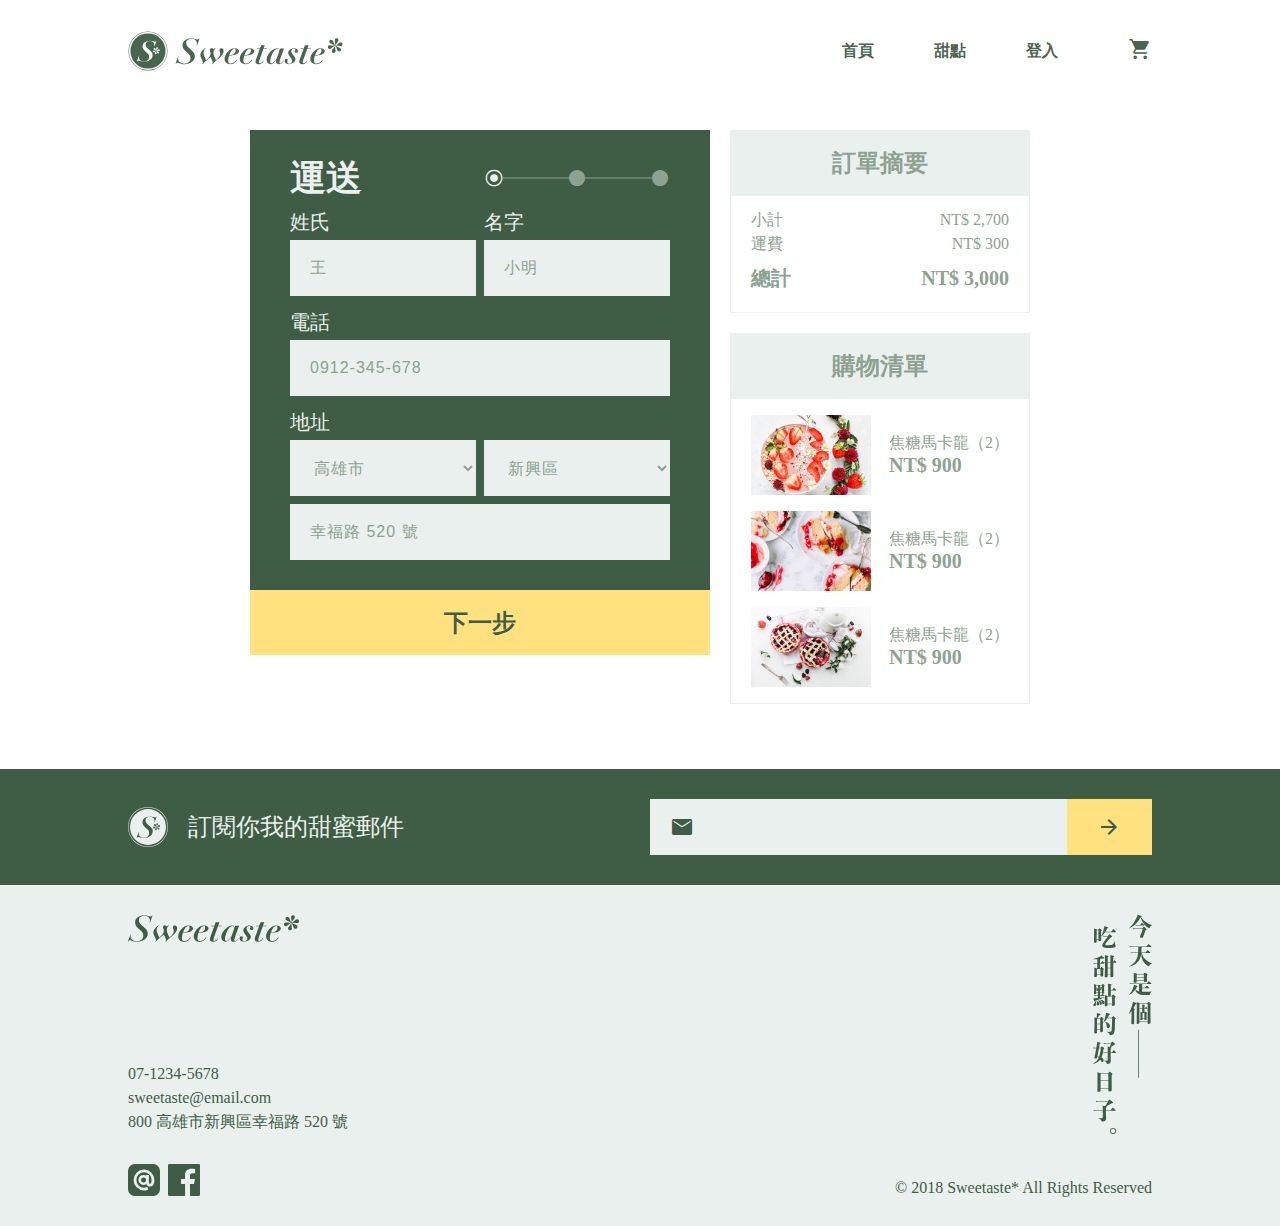
<file: shipping.html>
<!DOCTYPE html>
<html lang="en">
<head>
    <meta charset="UTF-8">
    <meta name="viewport" content="width=device-width>, initial-scale=1.0">
    <title>Sweetase</title>
    <link rel="stylesheet" href="https://fonts.googleapis.com/css2?family=Material+Symbols+Outlined:opsz,wght,FILL,GRAD@20..48,100..700,0..1,-50..200" />
    <link rel="stylesheet" href="css/shipping.css">
    <link rel="stylesheet" href="css/nav_footer.css">
</head>
<body>
    <header>
        <nav>
            <div class="navi_bar">
                <div class="menu_icon"><span class="material-symbols-outlined">menu</span></div>
                <div class="navi_logo"><a href="index.html"><img src="img/logo-all-dark.svg" alt="Sweetaste logo" class="pc_logo"><img src="img/logotype-lg-dark.svg" alt="Sweetaste logo" class="mobile_logo"></a></div>
                <div class="links_cart">
                    <div class="navi_links">
                        <div><a href="index.html" alt="首頁">首頁</a></div>
                        <div><a href="product.html" alt="甜點">甜點</a></div>
                        <div><a href="login.html" alt="登入">登入</a></div>
                    </div>
                    <div class="navi_cart">
                        <a href="cart.html" alt="購物車"><span class="material-symbols-outlined">shopping_cart</span></a>
                    </div>
                </div>
            </div>
        </nav>
    </header>
    <main>
        <div style="height: 100px;"></div>
        <section class="shipping_container">
            <div class="shipping_detail">
                <ul>
                    <ol>
                        <li>運送</li>
                        <ul>
                            <li><span class="material-symbols-outlined" style="font-variation-settings:
                                'FILL' 0,
                                'wght' 400,
                                'GRAD' 0,
                                'opsz' 48">radio_button_checked</span></li>
                            <li><span class="material-symbols-outlined" style="font-variation-settings: 'FILL' 1;">circle</span></li>
                            <li><span class="material-symbols-outlined" style="font-variation-settings: 'FILL' 1;">circle</span></li>
                        </ul>
                    </ol>
                    <ol>
                        <ul>
                            <li><label for="last_name">姓氏</label></li>
                            <li><input type="text" name="last_name" id="last_name" placeholder="王"></li>
                        </ul>
                        <ul>
                            <li>名字</li>
                            <li><input type="text" name="first_name" id="first_name" placeholder="小明"></li>
                        </ul>
                    </ol>
                    <ol>
                        <li>電話</li>
                        <li><input type="tel" name="phone" id="phone" maxlength="10" placeholder="0912-345-678"></li>
                    </ol>
                    <ol>
                        <li>地址</li>
                        <ul>
                            <li>
                                <select type="text" name="city" id="city">
                                    <option value="Taipei City">台北市</option>
                                    <option value="New Taipei City">新北市</option>
                                    <option value="Taoyuan City">桃園市</option>
                                    <option value="Taichung City">台中市</option>
                                    <option value="Tainan City">台南市</option>
                                    <option value="Kaohsiung City" selected>高雄市</option>
                                    <option value="Keelung City">基隆市</option>
                                    <option value="Hsinchu City">新竹市</option>
                                    <option value="Hsinchu County">新竹縣</option>
                                    <option value="Miaoli County">苗栗縣</option>
                                    <option value="Changhua County">彰化縣</option>
                                    <option value="Nantou County">南投縣</option>
                                    <option value="Yunlin County">雲林縣</option>
                                    <option value="Chiayi City">嘉義市</option>
                                    <option value="Chiayi County">嘉義縣</option>
                                    <option value="Pingtung County">屏東縣</option>
                                    <option value="Yilan County">宜蘭縣</option>
                                    <option value="Hualien County">花蓮縣</option>
                                    <option value="Taitung County">台東縣</option>
                                    <option value="Penghu County">澎湖縣</option>
                                    <option value="Kinmen County">金門縣</option>
                                    <option value="Lienchiang County">連江縣</option>
                                </select>
                            </li>
                            <li>
                                <select type="text" name="dist" id="dist">
                                    <option value="Fengshan District">鳳山區</option>
                                    <option value="Gushan District">鼓山區</option>
                                    <option value="Lingya District">苓雅區</option>
                                    <option value="Qianjin District">前金區</option>
                                    <option value="Xinxing District" selected>新興區</option>
                                    <option value="Yancheng District">鹽埕區</option>
                                    <option value="Qijin District">旗津區</option>
                                    <option value="Sanmin District">三民區</option>
                                    <option value="Siaogang District">小港區</option>
                                    <option value="Daliao District">大寮區</option>
                                    <option value="Zuoying District">左營區</option>
                                    <option value="Nanzi District">楠梓區</option>
                                    <option value="Sanmin District">三民區</option>
                                    <option value="Niaosong District">鳥松區</option>
                                    <option value="Zuoying District">左營區</option>
                                    <option value="Gangshan District">岡山區</option>
                                    <option value="Qiaotou District">橋頭區</option>
                                    <option value="Dashe District">大社區</option>
                                    <option value="Renwu District">仁武區</option>
                                    <option value="Tianliao District">田寮區</option>
                                    <option value="Lujhu District">路竹區</option>
                                    <option value="Alian District">阿蓮區</option>
                                    <option value="Mituo District">彌陀區</option>
                                    <option value="Yanchao District">燕巢區</option>
                                    <option value="Tianwei District">田尾區</option>
                                </select>
                            </li>
                        </ul>
                        <li><input type="text" name="address" id="address" placeholder="幸福路 520 號"></li>
                    </ol>
                </ul>
                <div class="shipping_submit"><a href="payment.html">下一步</a></div>
            </div>
            <div class="order_container">
                <div class="order_info">
                    <ul>
                        <li>訂單摘要</li>
                        <li>
                            <ol>
                                <li>小計</li>
                                <li>NT$ 2,700</li>
                            </ol>
                            <ol>
                                <li>運費</li>
                                <li>NT$ 300</li>
                            </ol>
                            <ol>
                                <li>總計</li>
                                <li>NT$ 3,000</li>
                            </ol>
                        </li>
                    </ul>
                </div>
                <div class="order_item">
                    <ul>
                        <li>購物清單</li>
                        <li>
                            <ol>
                                <li><img src="img/cart_p1.jpeg" alt="焦糖馬卡龍"></li>
                                <ul>
                                    <li>焦糖馬卡龍（2）</li>
                                    <li>NT$ 900</li>
                                </ul>
                            </ol>
                            <ol>
                                <li><img src="img/product_2.jpeg" alt="焦糖馬卡龍"></li>
                                <ul>
                                    <li>焦糖馬卡龍（2）</li>
                                    <li>NT$ 900</li>
                                </ul>
                            </ol>
                            <ol>
                                <li><img src="img/product_4.jpeg" alt="焦糖馬卡龍"></li>
                                <ul>
                                    <li>焦糖馬卡龍（2）</li>
                                    <li>NT$ 900</li>
                                </ul>
                            </ol>
                        </li>
                    </ul>
                </div>
            </div>
        </section>
    </main>
    <footer>
        <section class="subscribe">
            <div class="sub_container">
                <div class="sub_text">
                    <div><img src="img/logo-light.svg" class="logo_only"></div>
                    <div>訂閱你我的甜蜜郵件</div>
                </div>
                <div class="sub_mail">
                    <div class="input_mail"><span class="material-symbols-outlined">mail</span><input type="email" name="email" id="email"></div>
                    <div class="arrow"><span class="material-symbols-outlined">arrow_forward</span></div>
                </div>
            </div>
        </section>
        <section class="shop_info">
            <div class="info_container">
                <div class="info_block">
                    <div class="logo_contact">
                        <div class="shop_logo">
                            <img src="img/logotype-lg-dark.svg">
                        </div>
                        <div class="shop_contact">
                            <div>
                                07-1234-5678<br/>
                                sweetaste@email.com<br/>
                                800 高雄市新興區幸福路 520 號
                            </div>
                        </div>
                    </div>
                    <div class="footer_text">
                        <img src="img/footer_text.svg" alt="今天是個吃甜點的好日子">
                    </div>
                </div>
                <div class="sns_copyright">
                    <div class="sns_icon">
                        <div><img src="img/ic-line@.svg" alt="Line icon"></div>
                        <div><img src="img/ic-facebook.svg" alt="Facebook icon"></div>
                    </div>
                    <div class="copyright">© 2018 Sweetaste* All Rights Reserved</div>
                </div>
            </div>
        </section>
    </footer>
</body>
</html>
</file>
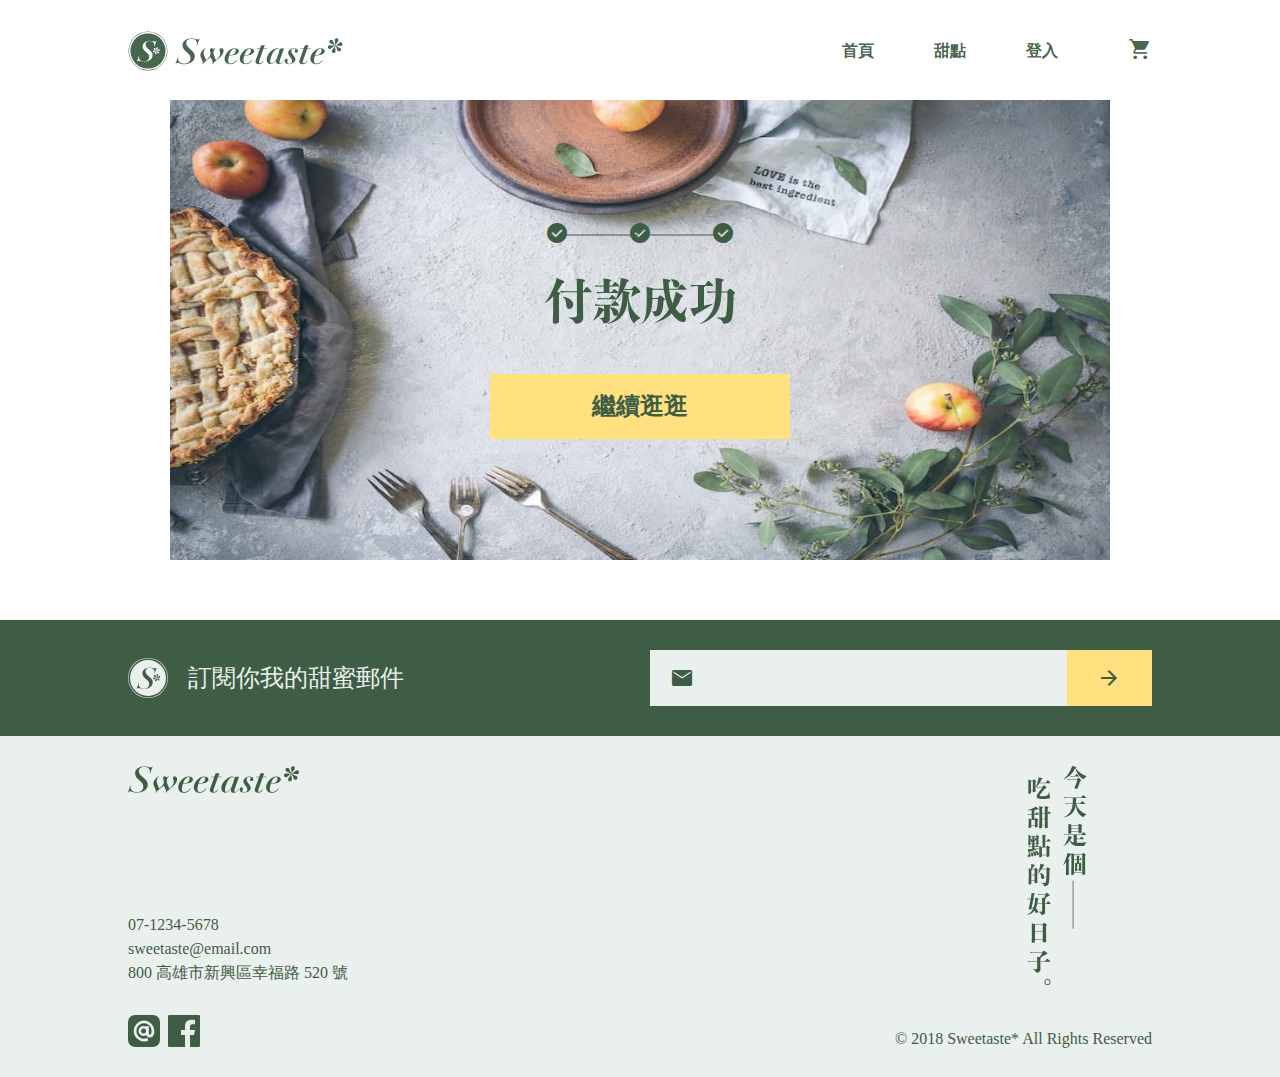
<file: succeed.html>
<!DOCTYPE html>
<html lang="en">
<head>
    <meta charset="UTF-8">
    <meta name="viewport" content="width=device-width>, initial-scale=1.0">
    <title>Sweetase</title>
    <link rel="stylesheet" href="https://fonts.googleapis.com/css2?family=Material+Symbols+Outlined:opsz,wght,FILL,GRAD@20..48,100..700,0..1,-50..200" />
    <link rel="stylesheet" href="css/succeed.css">
    <link rel="stylesheet" href="css/nav_footer.css">
</head>
<body>
    <header>
        <nav>
            <div class="navi_bar">
                <div class="menu_icon"><span class="material-symbols-outlined">menu</span></div>
                <div class="navi_logo"><a href="index.html"><img src="img/logo-all-dark.svg" alt="Sweetaste logo" class="pc_logo"><img src="img/logotype-lg-dark.svg" alt="Sweetaste logo" class="mobile_logo"></a></div>
                <div class="links_cart">
                    <div class="navi_links">
                        <div><a href="index.html" alt="首頁">首頁</a></div>
                        <div><a href="product.html" alt="甜點">甜點</a></div>
                        <div><a href="login.html" alt="登入">登入</a></div>
                    </div>
                    <div class="navi_cart">
                        <a href="cart.html" alt="購物車"><span class="material-symbols-outlined">shopping_cart</span></a>
                    </div>
                </div>
            </div>
        </nav>
    </header>
    <main>
        <div style="height: 100px;"></div>
        <section>
            <div class="succeed">
                <ul>
                    <ol>
                        <li><span class="material-symbols-outlined" style="font-variation-settings: 'FILL' 1;">check_circle</span></li>
                        <li><span class="material-symbols-outlined" style="font-variation-settings: 'FILL' 1;">check_circle</span></li>
                        <li><span class="material-symbols-outlined" style="font-variation-settings: 'FILL' 1;">check_circle</span></li>
                    </ol>
                    <li><img src="img/lg-succeed.svg" alt="付款成功"></li>
                    <li><a href="index.html">繼續逛逛</a></li>
                </ul>
            </div>
            <div class="return"><a href="index.html">繼續逛逛</a></div>
        </section>
    </main>
    <footer>
        <section class="subscribe">
            <div class="sub_container">
                <div class="sub_text">
                    <div><img src="img/logo-light.svg" class="logo_only"></div>
                    <div>訂閱你我的甜蜜郵件</div>
                </div>
                <div class="sub_mail">
                    <div class="input_mail"><span class="material-symbols-outlined">mail</span><input type="email" name="email" id="email"></div>
                    <div class="arrow"><span class="material-symbols-outlined">arrow_forward</span></div>
                </div>
            </div>
        </section>
        <section class="shop_info">
            <div class="info_container">
                <div class="info_block">
                    <div class="logo_contact">
                        <div class="shop_logo">
                            <img src="img/logotype-lg-dark.svg">
                        </div>
                        <div class="shop_contact">
                            <div>
                                07-1234-5678<br/>
                                sweetaste@email.com<br/>
                                800 高雄市新興區幸福路 520 號
                            </div>
                        </div>
                    </div>
                    <div class="footer_text">
                        <img src="img/footer_text.svg" alt="今天是個吃甜點的好日子">
                    </div>
                </div>
                <div class="sns_copyright">
                    <div class="sns_icon">
                        <div><img src="img/ic-line@.svg" alt="Line icon"></div>
                        <div><img src="img/ic-facebook.svg" alt="Facebook icon"></div>
                    </div>
                    <div class="copyright">© 2018 Sweetaste* All Rights Reserved</div>
                </div>
            </div>
        </section>
    </footer>
</body>
</html>
</file>
<file: css/index.css>
/* ----- bannner ----- */
.banner {
	padding: 0 42px;
	width: 100%;
	overflow: hidden;
}
.banner_container, .container_cover {
	column-gap: 1px;
	display: flex;
	justify-content: center;
	overflow: hidden;
}
.banner_container {
	margin-top: -256px;
}
.banner_img {
	height: 496px;
	width: 100%;
}
.banner_img img {
	margin: auto;
	height: 100%;
	object-fit: cover;
	object-position: center center;
	width: 100%;
}
.banner_item {
	background-size: cover;
	background-position: center center;
	filter: blur(5px);
}
.banner_item, .cover_item {
	align-items: center;
	display: flex;
	flex-basis: 27%;
	font-size: 24px;
	height: 256px;
	justify-content: center;
	letter-spacing: 5px;
	writing-mode: vertical-rl;
}
.banner_item:nth-child(1) {
	background-image: url(../img/banner_item_1.jpeg);
}
.banner_item:nth-child(2) {
	background-image: url(../img/banner_item_2.jpeg);
}
.banner_item:nth-child(3) {
	background-image: url(../img/banner_item_3.jpeg);
	background-position: center bottom;
	transform: scaleX(-1) scaleY(-1);
}
.cover_pic_container {
	margin: -89px auto 0 auto;
    max-width: 1024px;
}
.cover_item {
	background-color: rgba(63, 93, 69, 0.8);
	color: #FFF !important;
	z-index: 1;
}
.cover_item:hover {
	background-color: rgba(255, 225, 128, 0.8);
	color: #3F5D45 !important;
	cursor: pointer;
	font-weight: bold;
}
.cover_item a {
	align-items: center;
	color: #FFF;
	display: flex;
	height: 100%;
	justify-content: center;
	text-decoration: none;
	width: 100%;
}
.cover_item a:hover {
	color: #3F5D45;
}


/* ----- main area ----- */
/* --- general --- */
main {
	width: 100%;
}
main section {
	margin-top: 80px;
}

.banner, .content_container, .products {
	padding: 0 42px;
	width: 100%;
}

/* ----- content section ----- */
.content {
	color: #8DA291;
	line-height: 2;
	padding: 70px 80px 70px 55px;
	writing-mode: vertical-rl;

	display: flex;
    flex-direction: column;
    justify-content: space-between;
    row-gap: 64px;
}
.content_background {
	background-color: #EAF0ED;
	height: 420px;
	width: 100%;
}
.content_container {
	display: flex;
	max-height: 460px;
	max-width: 1024px;
	margin: -440px auto 0 auto;
	justify-content: space-between;
	width: 100%;
}
.content_img img {
	height: 100%;
	max-width: 460px;
	object-fit: cover;
	object-position: center center;
	width: 100%;
}
.text_img img {
	width: 89px;
}

/* --- content section 2 --- */
.section_2 .content {
	padding: 70px 80px 70px 13px;
}
.section_2 .text_img {
	padding-right: 42px;
}

/* --- content section 3 --- */
.section_3 img {
	margin: auto;
	width: 89px;
}

/* --- products --- */
.above_img {
	display: flex;
	justify-content: space-between;
	padding: 0 20px;
	z-index: 1;
}
.button, .button a {
	align-items: center;
	background-color: #EAF0ED;
	color: #3F5D45;
	cursor: pointer;
	display: flex;
	font-size: 24px;
	font-weight: bold;
	height: 65px;
	justify-content: center;
	text-align: center;
	text-decoration: none;
}
.daily_special {
	background-color: #3F5D45;
	color: #FFF;
	font-weight: bold;
	letter-spacing: 4px;
	padding: 10px;
	writing-mode: vertical-lr;
}
.favo_icon {
	color: #3F5D45;
	cursor: pointer;
	font-size: 20px;
	padding-top: 19px;
}
.name_price {
	border: 1px solid #EAF0ED;
	color: #3F5D45;
	display: flex;
	font-size: 20px;
	height: 56px;
}
.products {
	padding-bottom: 60px;
}
.product_container {
	column-gap: 20px;
	display: flex;
	flex-wrap: wrap;
	justify-content: space-between;
	margin: auto;
	max-width: 940px;
}
.product_img {
	margin-top: -100px;
}
.product_img img {
	height: 300px;
	width: 100%;
	object-fit: cover;
}
.product_item {
	display: flex;
	flex-direction: column;
	flex-basis: 31.91%;
}
.product_name {
	align-items: center;
	border: 1px solid #EAF0ED;
	display: flex;
	flex-basis: 57.7%;
	justify-content: center;
}
.product_price {
	align-items: center;
	border: 1px solid #EAF0ED;
	display: flex;
	flex-basis: 42.3%;
	font-weight: bold;
	justify-content: center;
}


/* ----- RWD for tabelet ----- */

@media (min-width: 700px) and (max-width: 1023px) {
	/* ----- main area ----- */
	/* --- products --- */
	.product_container {
		flex-direction: column;
		row-gap: 30px;
	}
	.product_item {
		max-width: none;
	}
	.product_name, .product_price {
		padding: 17px 0;
		text-align: center;
	}
	.products {
		padding: 0 122px 60px 122px;
	}
}


/* ----- RWD for cell phones ----- */
@media (max-width: 699px) {
	main section {
		margin-top: 0px;
	}

	/* ----- header ----- */
	/* --- banner --- */
	.banner {
		padding: 0 0;
	}
	.banner_container {
		margin-top: -180px;
	}
	.banner_img {
		height: 277px;
	}
	.banner_item, .cover_item {
		flex-basis: 33.33%;
		height: 180px;
	}
	.cover_item {
		font-size: 20px;
	}
	.cover_pic_container {
		margin-top: 0;
	}

	/* ----- main area ----- */
	/* ----- content ----- */
	.content_background {
		background-color: #fff;
		height: 120px;
	}
	.text_img {
		display: none;
	}
	/* --- content --- */
	.content {
		background-color: #EAF0ED;
		padding: 30px;
		writing-mode: horizontal-tb;
	}
	.content_background {
		background-repeat: no-repeat;
		background-size: 226px;
		background-position: 50% 50%;
	}
	.content_container {
		flex-direction: column;
		margin: 0;
		max-height: 682px;
		padding: 0;
	}
	.content_img {
		height: 250px;
	}
	.content_img img {
		max-width: none;
	}
	.section_1 .content_background {
		background-image: url(../img/sm-content_t1.svg);
	}
	.section_2 .content_background {
		background-image: url(../img/sm-content_t2.svg);
	}

	/* --- section 2 --- */
	.section_2 .content_container {
		flex-direction: column-reverse;
	}
	.section_2 .content {
		padding: 30px;
	}

	/* --- section 3 --- */
	.section_3 {
		background-image: url(../img/sm-content_t3.svg);
		background-repeat: no-repeat;
		background-size: 226px;
		background-position: 50% 50%;
		height: 120px;
	}
	.section_3 img {
		display: none;
	}

	/* --- products --- */
	.product_container {
		flex-direction: column;
	}
	.product_img img {
		max-height: 315px;
	}
	.product_item {
		max-width: none;
	}
	.product_name, .product_price {
		padding: 17px 0;
		text-align: center;
	}
	.products {
		padding: 0 30px 30px 30px;
	}
	.product_item:nth-child(2), .product_item:nth-child(3) {
		display: none;
	}
}
</file>
<file: css/cart.css>
.cart_section hr {
    border: 1px solid #EAF0ED;
    margin: 20px 0;
}
.cart_section img {
    height: 110px;
    width: 110px;
    object-fit: cover;
}

/* ----- cart products ----- */
/* --- container --- */
.cart_item {
    color: #3F5D45;
    column-gap: 38px;
    display: flex;
    font-size: 20px;
    justify-content: space-between;
    row-gap: 20px;
}
.cart_product {
    flex-basis: 65.95%;
    max-width: 620px;
}
.cart_section {
    column-gap: 20px;
    display: flex;
    margin: 0 auto 59px auto;
    max-width: 940px;
}
.pic_container {
    display: flex;
    column-gap: 39px;
}

/* --- items --- */
.cart_title {
    background-color: #EAF0ED;
    color: #3F5D45;
    font-size: 24px;
    font-weight: bold;
    margin-bottom: 30px;
    padding: 16px 0;
    text-align: center;
}
.pic_container > ul > ol {
    line-height: 1.5;
}
.pic_container > ul {
    align-items: center;
    column-gap: 39px;
    display: flex;
}
.pic_container > ul > ol > li:nth-child(2)  {
    font-size: 16px;
}
.pic_container > ul > ul {
    display: flex;
}
.pic_container > ul > ul > li {
    align-items: center;
    border: 1px solid #EAF0ED;
    display: flex;
    justify-content: center;
    height: 48px;
    width: 48px;
}
.pic_container > ul > ul > li:hover {
    background-color: #EAF0ED;
    cursor: pointer;
}

.price_delete > ul {
    column-gap: 39px;
    align-items: center;
    display: flex;
    height: 100%;
}
.price_delete > ul > li:first-child {
    font-weight: bold;
}
.price_delete .material-symbols-outlined {
    color: #8da291;
    cursor: pointer;
}

/* ----- cart amounts ----- */
.cart_amount {
    flex-basis: 34.05%;
    max-width: 300px;
}
.cart_amount > ul {
    background-color: #3F5D45;
    color: #EAF0ED;
    padding: 16px 18px 16px 23px;
}
.cart_amount > ul > li:nth-child(1) {
    font-size: 24px;
    font-weight: bold;
    text-align: center;
}
.cart_amount > ul > ol {
    display: flex;
    justify-content: space-between;
    padding-bottom: 8px;
}
.cart_amount > ul > ol:last-child {
    font-size: 20px;
    font-weight: bold;
    padding-top: 8px;
}
.purchase, .purchase a {
    align-items: center;
    background-color: #FFE180;
    color: #3F5D45;
    cursor: pointer;
    font-size: 24px;
    font-weight: bold;
    display: flex;
    height: 65px;
    justify-content: center;
    text-decoration: none;
    width: 100%;
}


/* ----- RWD for tabelet ----- */

@media (min-width: 700px) and (max-width: 1023px) {
    .cart_section {
        flex-direction: column;
    }
    .cart_amount {
        margin: 40px auto 0 auto;
        max-width: 620px;
        width: 100%;
    }
    .cart_amount ul > ol > li {
        padding: 0 75px;
    }
    .cart_product {
        margin: auto;
    }
}


/* ----- RWD for cell phones ----- */
@media (max-width: 699px) {
    .cart_section img {
        flex-basis: 60%;
        min-height: 106px;
        min-width: 157px;
    }
    .cart_section {
        flex-direction: column;
        margin: auto;
    }
    .cart_section hr {
        display: none;
    }

    /* --- cart products --- */
    .cart_container {
        display: flex;
        flex-direction: column;
        padding: 0 30px;
        row-gap: 30.5px;
    }
    .cart_item {
        flex-direction: column;
        row-gap: 8.5px;
    }
    .cart_product {
        margin: auto;
        width: 100%;
    }
    .pic_container {
        column-gap: 16px;
        justify-content: center;
    }
    .pic_container > ul {
        display: flex;
        flex-basis: 40%;
        flex-direction: column;
        justify-content: space-between;
        row-gap: 8px;
    }
    .pic_container > ul > ol {
        display: flex;
        flex-direction: column;
        justify-content: flex-start;
        width: 100%;
    }
    .price_delete ul {
        border-bottom: 1px solid #EAF0ED;
        border-top: 1px solid #EAF0ED;
        justify-content: flex-end;
        padding: 8.5px 0;
    }
    .price_delete ul li:last-child {
        display: none;
    }

    /* --- cart amounts --- */
    .cart_amount {
        margin: auto;
        max-width: none;
        width: 100%;
    }
    .cart_amount > ul {
        background-color: #FFF;
        color: #3F5D45;
        padding: 31.5px 30px 16px 30px;
    }
    .cart_amount > ul > li:first-child {
        align-items: center;
        background-color: #EAF0ED;
        display: flex;
        height: 65px;
        justify-content: center;
        margin-bottom: 16px;
    }
}
</file>
<file: css/einvoice.css>
a {
    text-decoration: none;
}
.invoice_container {
    column-gap: 20px;
    display: flex;
    margin: 30px auto 65px auto;
    max-width: 780px;
}
.payment_submit, .payment_submit a {
    align-items: center;
    background-color: #FFE180;
    color: #3F5D45;
    cursor: pointer;
    font-size: 24px;
    font-weight: bold;
    display: flex;
    height: 65px;
    justify-content: center;
    text-decoration: none;
    width: 100%;
}

/* ----- invoices details ----- */
input:not(#checkbox), select {
    background-color: #EAF0ED;
    border: none;
    color: #8DA291;
    font-size: 16px;
    height: 56px;
    letter-spacing: 1px;
    padding: 17px 20px;
    width: 100%;
}
input::placeholder {
    color: #8DA291;
    font-size: 16px;
}
.invoice_detail .material-symbols-outlined {
    font-size: 20px;
}
.invoice_detail {
    color: #EAF0ED;
    flex-basis: 68.09%;
    font-size: 20px;
    max-width: 460px;
}


/* --- title & progress bar --- */
.invoice_detail ol:first-child ul li {
    display: flex;
    flex-direction: column;
}
.invoice_detail > ul {
    background-color: #3F5D45;
    display: flex;
    flex-direction: column;
    padding: 30px 40px;
    row-gap: 16px;
}
.invoice_detail ol:first-child {
    align-items: center;
    display: flex;
    font-size: 36px;
    font-weight: bold;
    justify-content: space-between;
}
.invoice_detail ol:nth-child(1) ul li:nth-child(2) {
    color: #EAF0ED;
    text-align: center;
    z-index: 1;
}
.invoice_detail ol:nth-child(1) ul li:last-child {
    color: #EAF0ED;
    text-align: right;
}
.invoice_detail ol:first-child li {
    flex-basis: 33.3%;
    z-index: 1;
}
.invoice_detail ol:first-child ul::before {
    border-top: 1px solid #EAF0ED;
    content: "";
    position: absolute;
    left: 27.5%;
    top: 50%;
    transform: translate(-50%, -50%);
    width: 37.5%;
}
.invoice_detail ol:first-child ul::after {
    border-top: 1px solid #EAF0ED;
    content: "";
    position: absolute;
    left: 72%;
    top: 50%;
    transform: translate(-50%, -50%);
    width: 37%;
}
.invoice_detail ol:first-child ul {
    display: flex;
    flex-basis: 50%;
    flex-direction: row;
    position: relative;
}

/* --- select invoice --- */
.invoice_detail ol:nth-child(2) {
    display: flex;
    height: 56px;
    margin: 14px 0;
}
.invoice_detail ol:nth-child(2) li {
    align-items: center;
    display: flex;
    flex-basis: 50%;
    font-weight: bold;
    justify-content: center;
    text-align: center;
}
.invoice_detail ol:nth-child(2) li:first-child {
    background-color: #EAF0ED;
}
.invoice_detail ol:nth-child(2) li:first-child a {
    color: #3F5D45;
}
.invoice_detail ol:nth-child(2) li:last-child {
    border: 1px solid #EAF0ED;
}
.invoice_detail ol:nth-child(2) li:last-child a {
    color: #EAF0ED;
}

/* --- email --- */
.invoice_detail ol:nth-child(3),
.invoice_detail ol:last-child {
    display: flex;
    flex-direction: column;
    row-gap: 8px;
}


/* ----- order infomation ----- */
.order_container {
    display: flex;
    flex-basis: 31.91%;
    flex-direction: column;
    row-gap: 20px;
}
.order_container img {
    height: 80px;
    width: 120px;
    object-fit: cover;
}

/* --- amount & products --- */
.order_info, .order_item {
    color: #8DA291;
    max-width: 300px;
}
.order_info > ul > li:first-child, 
.order_item > ul > li:first-child {
    align-items: center;
    background-color: #EAF0ED;
    font-size: 24px;
    font-weight: bold;
    display: flex;
    height: 65px;
    justify-content: center;
    text-align: center;
    width: 300px;
}
.order_info > ul > li:last-child,
.order_item > ul > li:last-child {
    border: 1px solid #EAF0ED;
    padding: 16px 20px;
}
.order_info > ul > li ol {
    display: flex;
    justify-content: space-between;
    padding-bottom: 8px;
}
.order_info > ul > li ol:last-child {
    font-size: 20px;
    font-weight: bold;
    padding-top: 8px;
}
.order_item ol {
    align-items: center;
    display: flex;
    justify-content: space-between;
    line-height: 1.25;
}
.order_item ol li:last-child {
    font-size: 20px;
    font-weight: bold;
}
.order_item > ul > li:last-child {
    display: flex;
    flex-direction: column;
    row-gap: 16px;
}


/* ----- RWD for cell phones ----- */
@media (max-width: 699px) {
    .invoice_container {
        flex-direction: column;
        margin: 0 auto 0 auto;
    }
    .invoice_detail {
        flex-basis: 100%;
        max-width: none;
    }
    .invoice_detail ol:first-child ul::before {
        left: 27.5%;
        width: 35%;
    }
    .invoice_detail ol:first-child ul::after {
        left: 72%;
        width: 33%;
    }
    .order_container {
        display: none;
    }
}
</file>
<file: css/invoice.css>
a {
    text-decoration: none;
}
.invoice_container {
    column-gap: 20px;
    display: flex;
    margin: 30px auto 65px auto;
    max-width: 780px;
}
.payment_submit, .payment_submit a {
    align-items: center;
    background-color: #FFE180;
    color: #3F5D45;
    cursor: pointer;
    font-size: 24px;
    font-weight: bold;
    display: flex;
    height: 65px;
    justify-content: center;
    text-decoration: none;
    width: 100%;
}

/* ----- invoices details ----- */
input:not(#checkbox), select {
    background-color: #EAF0ED;
    border: none;
    color: #8DA291;
    font-size: 16px;
    height: 56px;
    letter-spacing: 1px;
    padding: 17px 20px;
    width: 100%;
}
input::placeholder {
    color: #8DA291;
    font-size: 16px;
}
.invoice_detail .material-symbols-outlined {
    font-size: 20px;
}
.invoice_detail {
    color: #EAF0ED;
    flex-basis: 68.09%;
    font-size: 20px;
    max-width: 460px;
}


/* --- title & progress bar --- */
.invoice_detail ol:first-child ul li {
    display: flex;
    flex-direction: column;
}
.invoice_detail > ul {
    background-color: #3F5D45;
    display: flex;
    flex-direction: column;
    padding: 30px 40px;
    row-gap: 16px;
}
.invoice_detail ol:first-child {
    align-items: center;
    display: flex;
    font-size: 36px;
    font-weight: bold;
    justify-content: space-between;
}
.invoice_detail ol:nth-child(1) ul li:nth-child(2) {
    color: #EAF0ED;
    text-align: center;
    z-index: 1;
}
.invoice_detail ol:nth-child(1) ul li:last-child {
    color: #EAF0ED;
    text-align: right;
}
.invoice_detail ol:first-child li {
    flex-basis: 33.3%;
    z-index: 1;
}
.invoice_detail ol:first-child ul::before {
    border-top: 1px solid #EAF0ED;
    content: "";
    position: absolute;
    left: 27.5%;
    top: 50%;
    transform: translate(-50%, -50%);
    width: 37.5%;
}
.invoice_detail ol:first-child ul::after {
    border-top: 1px solid #EAF0ED;
    content: "";
    position: absolute;
    left: 72%;
    top: 50%;
    transform: translate(-50%, -50%);
    width: 37%;
}
.invoice_detail ol:first-child ul {
    display: flex;
    flex-basis: 50%;
    flex-direction: row;
    position: relative;
}

/* --- select invoice --- */
.invoice_detail ol:nth-child(2) {
    display: flex;
    height: 56px;
    margin: 14px 0;
}
.invoice_detail ol:nth-child(2) li {
    align-items: center;
    display: flex;
    flex-basis: 50%;
    font-weight: bold;
    justify-content: center;
    text-align: center;
}
.invoice_detail ol:nth-child(2) li:first-child {
    border: 1px solid #EAF0ED;
}
.invoice_detail ol:nth-child(2) li:first-child a {
    color: #EAF0ED;
}
.invoice_detail ol:nth-child(2) li:last-child {
    background-color: #EAF0ED;
}
.invoice_detail ol:nth-child(2) li:last-child a {
    color: #3F5D45;
}

/* ----- address ----- */
/* --- title --- */
.invoice_detail ol:nth-child(3) {
    display: flex;
    flex-direction: column;
    row-gap: 8px;
}
.invoice_detail ol:nth-child(3) ul {
    display: flex;
    justify-content: space-between;
}
.invoice_detail ol:nth-child(3) ul li {
    flex-basis: 50%;
}
.invoice_detail ol:nth-child(3) ul li:last-child {
    align-items: center;
    column-gap: 8px;
    display: flex;
    font-size: 16px;
    justify-content: flex-end;
}

/* --- address inputs --- */
.invoice_detail ol:nth-child(3) ul:last-child {
    display: flex;
    flex-direction: column;
    row-gap: 8px;
}
.invoice_detail ol:nth-child(3) ul:last-child ol {
    column-gap: 8px;
    display: flex;
}
.invoice_detail ol:last-child {
    display: flex;
    flex-direction: column;
    row-gap: 8px;
}


/* ----- order infomation ----- */
.order_container {
    display: flex;
    flex-basis: 31.91%;
    flex-direction: column;
    row-gap: 20px;
}
.order_container img {
    height: 80px;
    width: 120px;
    object-fit: cover;
}

/* --- amount & products --- */
.order_info, .order_item {
    color: #8DA291;
    max-width: 300px;
}
.order_info > ul > li:first-child, 
.order_item > ul > li:first-child {
    align-items: center;
    background-color: #EAF0ED;
    font-size: 24px;
    font-weight: bold;
    display: flex;
    height: 65px;
    justify-content: center;
    text-align: center;
    width: 300px;
}
.order_info > ul > li:last-child,
.order_item > ul > li:last-child {
    border: 1px solid #EAF0ED;
    padding: 16px 20px;
}
.order_info > ul > li ol {
    display: flex;
    justify-content: space-between;
    padding-bottom: 8px;
}
.order_info > ul > li ol:last-child {
    font-size: 20px;
    font-weight: bold;
    padding-top: 8px;
}
.order_item ol {
    align-items: center;
    display: flex;
    justify-content: space-between;
    line-height: 1.25;
}
.order_item ol li:last-child {
    font-size: 20px;
    font-weight: bold;
}
.order_item > ul > li:last-child {
    display: flex;
    flex-direction: column;
    row-gap: 16px;
}


/* ----- RWD for cell phones ----- */
@media (max-width: 699px) {
    .invoice_container {
        flex-direction: column;
        margin: 0 auto 0 auto;
    }
    .invoice_detail {
        flex-basis: 100%;
        max-width: none;
    }
    .invoice_detail ol:first-child ul::before {
        left: 27.5%;
        width: 35%;
    }
    .invoice_detail ol:first-child ul::after {
        left: 72%;
        width: 33%;
    }
    .order_container {
        display: none;
    }
}
</file>
<file: css/login.css>
/* --- container --- */
.login_container {
    display: flex;
    margin: 30px auto 60px auto;
    max-width: 780px;
}

/* --- login --- */
button {
    background-color: #FFE180;
    border: 1px solid #FFE180;
    color: #3F5D45;
    cursor: pointer;
    font-size: 24px;
    font-weight: bold;
    height: 65px;
    text-align: center;
    width: 100%;
}
input {
    background-color: #EAF0ED;
    border: none;
    color: #8DA291;
    font-size: 16px;
    letter-spacing: 1px;
}
input::placeholder {
    color: #8DA291;
    font-size: 16px;
}

#account, #password {
    background-color: #EAF0ED;
    flex-basis: 95%;
    margin-bottom: 16px;
    height: 56px;
    width: 100%;
}
#checkbox {
    margin-right: 8px;
}

.login {
    background-color: #3F5D45;
    color: #EAF0ED;
}
.login ul {
    padding: 40px 30px 25px 30px;
}

.login, .connect_sns {
    flex-basis: 50%;
}
.login li:nth-child(1) {
    color: #EAF0ED;
    font-size: 36px;
    font-weight: bold;
    margin-bottom: 40px;
    text-align: center;
}
.login li:nth-child(2), .login li:nth-child(3) {
    background: #EAF0ED;
    display: flex;
    height: 56px;
    margin-bottom: 16px;
}
.login .material-symbols-outlined {
    align-items: center;
    background-color: #EAF0ED;
    color: #3F5D45;
    display: flex;
    flex-basis: 5%;
    font-size: 24px;
    justify-content: center;
    max-width: 56px;
    min-width: 56px;
}
.login_title {
    display: none;
}

/* --- connect sns --- */
.connect_sns img {
    margin: auto;
    cursor: pointer;
    width: 108px;
}

.connect_sns {
    background-color: #EAF0ED;
    color: #8DA291;
    margin: 15px 0;
    padding: 40px 30px;
    width: 100%;
}
.connect_sns li:not(:nth-child(1)) {
    background-color: #FFFFFF;
    display: flex;
    height: 56px;
    margin-top: 16px;
}
.connect_sns li:nth-child(1) {
    font-family: "PingFang TC";
    font-size: 24px;
    margin-bottom: 20px;
    text-align: center;
}


/* ----- RWD for tablet & cell phones ----- */
@media (max-width: 830px) {
    .login_title {
        display: block;
        background-color: #3F5D45;
        color: #EAF0ED;
        font-size: 36px;
        font-weight: bold;
        padding: 30px 115px;
        text-align: center;
    }

    /* --- connect sns --- */
    .connect_sns {
        padding: 30px;
    }
    .connect_sns img {
        width: 83px;
    }
    .connect_sns > ul {
        display: flex;
        justify-content: space-between;
    }
    .connect_sns > ul > li:not(:nth-child(1)) {
        margin-top: 0;
        width: 100%;
    }

    /* --- login --- */
    .connect_sns {
        margin: 0;
    }
    .connect_sns ul li:first-child, 
    .login_container ul li:first-child {
        display: none;
    }
    .login_container {
        flex-direction: column-reverse;
        margin: 0 auto;
        max-width: none;
    }
    .login ul {
        padding: 30px;
    }
}
</file>
<file: css/payment.css>
.shipping_container {
    column-gap: 20px;
    display: flex;
    margin: 30px auto 65px auto;
    max-width: 780px;
}
.shipping_submit, .shipping_submit a {
    align-items: center;
    background-color: #FFE180;
    color: #3F5D45;
    cursor: pointer;
    font-size: 24px;
    font-weight: bold;
    display: flex;
    height: 65px;
    justify-content: center;
    text-decoration: none;
    width: 100%;
}

/* ----- credit card details ----- */
input, select {
    background-color: #EAF0ED;
    border: none;
    color: #8DA291;
    font-size: 16px;
    height: 56px;
    letter-spacing: 1px;
    padding: 17px 20px;
    width: 100%;
}
input::placeholder {
    color: #8DA291;
    font-size: 16px;
}
.shipping_detail .material-symbols-outlined {
    font-size: 20px;
}

.shipping_detail {
    color: #EAF0ED;
    flex-basis: 68.09%;
    font-size: 20px;
    max-width: 460px;
}
.shipping_detail > ul {
    background-color: #3F5D45;
    display: flex;
    flex-direction: column;
    padding: 30px 40px;
    row-gap: 16px;
}
.shipping_detail ol:first-child {
    align-items: center;
    column-gap: 8px;
    display: flex;
    font-size: 36px;
    font-weight: bold;
    justify-content: space-between;
}
.shipping_detail ol:nth-child(1) ul li:nth-child(2) {
    color: #EAF0ED;
    text-align: center;
}
.shipping_detail ol:nth-child(1) ul li:last-child {
    color: #8DA291;
    text-align: right;
}
.shipping_detail ol:first-child li {
    flex-basis: 50%;
    z-index: 1;
}
.shipping_detail ol:first-child ul::before {
    border-top: 1px solid #EAF0ED;
    content: "";
    position: absolute;
    left: 27.5%;
    top: 50%;
    transform: translate(-50%, -50%);
    width: 37.5%;
}
.shipping_detail ol:first-child ul::after {
    border-top: 1px solid #8DA291;
    content: "";
    position: absolute;
    left: 75%;
    top: 50%;
    transform: translate(-50%, -50%);
    width: 40%;
}
.shipping_detail ol:first-child ul {
    display: flex;
    flex-basis: 50%;
    flex-direction: row;
    position: relative;
}
.shipping_detail ol:nth-child(2) {
    display: flex;
    flex-direction: column;
    row-gap: 16px;
}
.shipping_detail ol ul,
.shipping_detail ol ul li {
    display: flex;
    flex-basis: 50%;
    flex-direction: column;
}
.shipping_detail ol:last-child {
    display: flex;
    flex-direction: column;
    row-gap: 16px;
}
.shipping_detail ol:last-child ul {
    column-gap: 8px;
    flex-direction: row;
}
.shipping_detail ol ul {
    row-gap: 16px;
}
.shipping_detail ol:nth-child(3) {
    display: flex;
    flex-direction: column;
    row-gap: 16px;
}
.shipping_detail ol ul {
    row-gap: 16px;
    flex-direction: row;
}
.shipping_detail ol:nth-child(2) ul li:first-child {
    flex-basis: 85%;
}
.shipping_detail ol:nth-child(2) ul li:last-child {
    background: #EAF0ED;
    color: #3F5D45;
    flex-basis: 15%;
    justify-content: center;
    text-align: center;
}

/* ----- order infomation ----- */
.order_container {
    display: flex;
    flex-basis: 31.91%;
    flex-direction: column;
    row-gap: 20px;
}
.order_container img {
    height: 80px;
    width: 120px;
    object-fit: cover;
}

/* --- amount & products --- */
.order_info, .order_item {
    color: #8DA291;
    max-width: 300px;
}
.order_info > ul > li:first-child, 
.order_item > ul > li:first-child {
    align-items: center;
    background-color: #EAF0ED;
    font-size: 24px;
    font-weight: bold;
    display: flex;
    height: 65px;
    justify-content: center;
    text-align: center;
    width: 300px;
}
.order_info > ul > li:last-child,
.order_item > ul > li:last-child {
    border: 1px solid #EAF0ED;
    padding: 16px 20px;
}
.order_info > ul > li ol {
    display: flex;
    justify-content: space-between;
    padding-bottom: 8px;
}
.order_info > ul > li ol:last-child {
    font-size: 20px;
    font-weight: bold;
    padding-top: 8px;
}
.order_item ol {
    align-items: center;
    display: flex;
    justify-content: space-between;
    line-height: 1.25;
}
.order_item ol li:last-child {
    font-size: 20px;
    font-weight: bold;
}
.order_item > ul > li:last-child {
    display: flex;
    flex-direction: column;
    row-gap: 16px;
}


/* ----- RWD for cell phones ----- */
@media (max-width: 699px) {
    .shipping_container {
        flex-direction: column;
        margin: 0 auto 0 auto;
    }
    .shipping_detail {
        flex-basis: 100%;
        max-width: none;
    }
    .shipping_detail ol:first-child ul::before {
        left: 27.5%;
        width: 35%;
    }
    .shipping_detail ol:first-child ul::after {
        left: 72.5%;
        width: 35%;
    }
    .order_container {
        display: none;
    }
}
</file>
<file: css/product.css>
main {
    padding: 60px 42px;
}
/* ----- banner ----- */
.banner {
    margin: auto;
    max-width: 940px;
	overflow: hidden;
    width: 100%;
}
.banner_img {
	/* height: 496px; */
	width: 100%;
}
.banner_img img {
    height: 100%;
	margin: auto;
	object-fit: cover;
	object-position: center center;
	width: 100%;
}

/* ----- product menu ----- */
.menu_container {
    column-gap: 20px;
    display: flex;
    justify-content: space-between;
}
.product_menu {
    margin: auto;
    max-width: 940px;
}

/* --- type column --- */
.dessert_type {
    color: #3F5D45;
    flex-basis: 32.6%;
    font-size: 24px;
    font-weight: bold;
    max-width: 300px;
}
.dessert_type li {
    padding: 16px 0;
    text-align: center;
}
.dessert_type li:nth-child(1) {
    background-color: #3F5D45;
    color: #FFF;
}
.dessert_type li:nth-child(3) {
    background-color: #EAF0ED;
}
.dessert_type li:not(:first-child):hover {
    background-color: #EAF0ED;
    cursor: pointer;
}
.dessert_type li:not(:first-child) {
    border: 1px solid #EAF0ED;
}

/* --- product item --- */
.above_img {
	display: flex;
	justify-content: space-between;
	padding: 0 20px;
	z-index: 1;
}
.button, .button a {
	align-items: center;
	background-color: #EAF0ED;
	color: #3F5D45;
	cursor: pointer;
	display: flex;
	font-size: 24px;
	font-weight: bold;
	height: 65px;
	justify-content: center;
	text-align: center;
    text-decoration: none;
}
.daily_special {
	background-color: #3F5D45;
	color: #FFF;
	font-weight: bold;
	letter-spacing: 4px;
	padding: 10px;
	writing-mode: vertical-lr;
}
.favo_icon {
	color: #3F5D45;
    cursor: pointer;
	font-size: 20px;
	padding-top: 19px;
}
.item_container {
    column-gap: 20px;
    display: flex;
    flex-basis: 67.4%;
    flex-wrap: wrap;
    justify-content: space-between;
    max-width: 620px;
    row-gap: 20px;
}
.name_price {
	border: 1px solid #EAF0ED;
	color: #3F5D45;
	display: flex;
	font-size: 20px;
    height: 56px;
}
.product_img {
	margin-top: -100px;
}
.product_img img {
	height: 300px;
	width: 100%;
	object-fit: cover;
}
.product_item {
	display: flex;
	flex-direction: column;
	flex-basis: 48.387%;
}
.product_name {
	align-items: center;
	border: 1px solid #EAF0ED;
	display: flex;
	flex-basis: 57.7%;
	justify-content: center;
}
.product_price {
	align-items: center;
	border: 1px solid #EAF0ED;
	display: flex;
	flex-basis: 42.3%;
	font-weight: bold;
	justify-content: center;
}


/* ----- pages ----- */
.pages {
    padding-top: 30px;
}
.pages li {
    align-items: center;
    border: 1px solid #EAF0ED;
    display: flex;
    justify-content: center;
    height: 60px;
    text-align: center;
    width: 60px;
}
.pages li:not(:nth-child(2)):hover {
    background-color: #EAF0ED;
    cursor: pointer;
    font-weight: bold;
}
.pages li:nth-child(2) {
    background-color: #3F5D45;
    border: 1px solid #3F5D45;
    color: #FFF;
    font-weight: bold;
}
.pages ul {
    color: #3F5D45;
    display: flex;
    justify-content: flex-end;
}


/* ----- RWD for tabelet ----- */

@media (min-width: 700px) and (max-width: 1023px) {
    main {
        padding-top: 0;
    }

    /* --- banner --- */
    .banner {
        max-width: none;
        padding: 0 42px;
    }

    /* ----- product menu ----- */
    .menu_container {
        align-items: center;
        flex-direction: column;
    }

     /* --- type column --- */
     .dessert_type {
        margin-bottom: 30px;
        max-width: none;
        width: 100%;
    }

    /* --- products --- */
	.product_container {
		flex-direction: column;
		row-gap: 30px;
	}
	.product_item {
        flex-basis: 100%;
		max-width: none;
	}
	.product_name, .product_price {
		padding: 17px 0;
		text-align: center;
	}
	.products {
		padding: 0 122px 60px 122px;
	}

    /* --- pages --- */
    .pages ul {
        justify-content: center;
    }
}


/* ----- RWD for cell phones ----- */
@media (max-width: 699px) {
    main {
        padding: 0;
    }
    /* --- banner --- */
    .banner {
        min-height: 277px;
    }
    .banner_img img {
        object-position: right top;
    }

    /* ----- product menu ----- */
    .menu_container {
        align-items: center;
        flex-direction: column;
    }

    /* --- type column --- */
    .dessert_type {
        max-width: none;
        width: 100%;
    }

    /* --- product item --- */
    .item_container {
        justify-content: center;
        margin-top: 30px;
    }
    .product_item {
        flex-basis: 100%;
        max-width: 315px;
    }
    .product_item:nth-child(n+4) {
        display: none;
    }

    /* --- pages --- */
    .pages ul {
        justify-content: center;
        margin-bottom: 30px;
    }
}
</file>
<file: css/shipping.css>
.shipping_container {
    column-gap: 20px;
    display: flex;
    margin: 30px auto 65px auto;
    max-width: 780px;
}
.shipping_submit, .shipping_submit a {
    align-items: center;
    background-color: #FFE180;
    color: #3F5D45;
    cursor: pointer;
    font-size: 24px;
    font-weight: bold;
    display: flex;
    height: 65px;
    justify-content: center;
    text-decoration: none;
    width: 100%;
}

/* ----- shipping details ----- */
input, select {
    background-color: #EAF0ED;
    border: none;
    color: #8DA291;
    font-size: 16px;
    height: 56px;
    letter-spacing: 1px;
    padding: 17px 20px;
    width: 100%;
}
input::placeholder {
    color: #8DA291;
    font-size: 16px;
}
.shipping_detail .material-symbols-outlined {
    font-size: 20px;
}

.shipping_detail {
    color: #EAF0ED;
    flex-basis: 68.09%;
    font-size: 20px;
    max-width: 460px;
}
.shipping_detail > ul {
    background-color: #3F5D45;
    display: flex;
    flex-direction: column;
    padding: 30px 40px;
    row-gap: 16px;
}
.shipping_detail ol:first-child,
.shipping_detail ol:nth-child(2) {
    align-items: center;
    column-gap: 8px;
    display: flex;
}
.shipping_detail ol:nth-child(1) ul li:nth-child(2) {
    color: #8DA291;
    text-align: center;
}
.shipping_detail ol:nth-child(1) ul li:last-child {
    color: #8DA291;
    text-align: right;
}
.shipping_detail ol:first-child {
    display: flex;
    font-size: 36px;
    font-weight: bold;
    justify-content: space-between;
}
.shipping_detail ol:first-child li {
    flex-basis: 50%;
    z-index: 1;
}
.shipping_detail ol:first-child ul::after {
    border-top: 1px solid #8DA291;
    content: "";
    position: absolute;
    left: 50%;
    top: 50%;
    transform: translate(-50%, -50%);
    width: 80%;
}
.shipping_detail ol:first-child ul {
    display: flex;
    flex-basis: 50%;
    flex-direction: row;
    position: relative;
}
.shipping_detail ol ul,
.shipping_detail ol ul li {
    display: flex;
    flex-basis: 50%;
    flex-direction: column;
}
.shipping_detail ol:last-child {
    display: flex;
    flex-direction: column;
    row-gap: 8px;
}
.shipping_detail ol:last-child ul {
    column-gap: 8px;
    flex-direction: row;
}
.shipping_detail ol ul {
    row-gap: 8px;
}
.shipping_detail ol:nth-child(3) {
    display: flex;
    flex-direction: column;
    row-gap: 8px;
}

/* ----- order infomation ----- */
.order_container {
    display: flex;
    flex-basis: 31.91%;
    flex-direction: column;
    row-gap: 20px;
}
.order_container img {
    height: 80px;
    width: 120px;
    object-fit: cover;
}

/* --- amount & products --- */
.order_info, .order_item {
    color: #8DA291;
    max-width: 300px;
}
.order_info > ul > li:first-child, 
.order_item > ul > li:first-child {
    align-items: center;
    background-color: #EAF0ED;
    font-size: 24px;
    font-weight: bold;
    display: flex;
    height: 65px;
    justify-content: center;
    text-align: center;
    width: 300px;
}
.order_info > ul > li:last-child,
.order_item > ul > li:last-child {
    border: 1px solid #EAF0ED;
    padding: 16px 20px;
}
.order_info > ul > li ol {
    display: flex;
    justify-content: space-between;
    padding-bottom: 8px;
}
.order_info > ul > li ol:last-child {
    font-size: 20px;
    font-weight: bold;
    padding-top: 8px;
}
.order_item ol {
    align-items: center;
    display: flex;
    justify-content: space-between;
    line-height: 1.25;
}
.order_item ol li:last-child {
    font-size: 20px;
    font-weight: bold;
}
.order_item > ul > li:last-child {
    display: flex;
    flex-direction: column;
    row-gap: 16px;
}


/* ----- RWD for cell phones ----- */
@media (max-width: 699px) {
    .shipping_container {
        flex-direction: column;
        margin: 0 auto 0 auto;
    }
    .shipping_detail {
        flex-basis: 100%;
        max-width: none;
    }
    .shipping_detail ol:first-child ul::after {
        width: 75%;
    }
    .order_container {
        display: none;
    }
}
</file>
<file: css/succeed.css>
a {
    text-decoration: none;
}
section img {
    width: 190px;
}
.succeed {
    align-items: center;
    background-image: url(../img/background.jpeg);
    background-repeat: no-repeat;
    background-size: 940px 460px;
    display: flex;
    justify-content: center;
    margin: 0 auto 60px auto;
    max-width: 940px;
    min-height: 460px;
}
.succeed ul {
    align-items: center;
    display: flex;
    flex-direction: column;
    justify-content: center;
    height: 100%;
}

.succeed > ul > li:nth-child(2) {
    margin-top: 30px;
}
.succeed > ul > li:last-child {
    margin-top: 50px;
}

.succeed > ul > li:last-child, .succeed > ul > li:last-child a,
.return, .return a {
    align-items: center;
    background-color: #FFE180;
    color: #3F5D45;
    cursor: pointer;
    font-size: 24px;
    font-weight: bold;
    display: flex;
    height: 65px;
    justify-content: center;
    text-decoration: none;
    width: 300px;
}
.return {
    margin: auto;
    display: none;
}

/* ---  progress bar --- */
.succeed ol {
    color: #3F5D45;
    display: flex;
    justify-content: space-between;
    position: relative;
    width: 190px;
}
.succeed ol::before {
    border-top: 1px solid #3F5D45;
    content: "";
    position: absolute;
    left: 27.5%;
    top: 50%;
    transform: translate(-50%, -50%);
    width: 35%;
}
.succeed ol::after {
    border-top: 1px solid #3F5D45;
    content: "";
    position: absolute;
    left: 72.5%;
    top: 50%;
    transform: translate(-50%, -50%);
    width: 35%;
}


/* ----- RWD for tabelet ----- */

@media (min-width: 700px) and (max-width: 1023px) {
    .succeed {
        margin: 0;
    }
}

/* ----- RWD for cell phones ----- */
@media (max-width: 699px) {
    .return, .return a {
        display: flex;
        width: 100%;
    }
    .succeed {
        background-position: 50% 50%;
        background-size: cover;
        margin: 0;
    }
    .succeed > ul > li:last-child {
        display: none;
    }
}
</file>
<file: css/nav_footer.css>
/* http://meyerweb.com/eric/tools/css/reset/ 
   v2.0 | 20110126
   License: none (public domain)
*/

html, body, div, span, applet, object, iframe,
h1, h2, h3, h4, h5, h6, p, blockquote, pre,
a, abbr, acronym, address, big, cite, code,
del, dfn, em, img, ins, kbd, q, s, samp,
small, strike, strong, sub, sup, tt, var,
b, u, i, center,
dl, dt, dd, ol, ul, li,
fieldset, form, label, legend,
table, caption, tbody, tfoot, thead, tr, th, td,
article, aside, canvas, details, embed, 
figure, figcaption, footer, header, hgroup, 
menu, nav, output, ruby, section, summary,
time, mark, audio, video {
	margin: 0;
	padding: 0;
	border: 0;
	font-size: 100%;
	font: inherit;
	vertical-align: baseline;
}
/* HTML5 display-role reset for older browsers */
article, aside, details, figcaption, figure, 
footer, header, hgroup, menu, nav, section {
	display: block;
}
body {
	line-height: 1;
}
ol, ul {
	list-style: none;
}
blockquote, q {
	quotes: none;
}
blockquote:before, blockquote:after,
q:before, q:after {
	content: '';
	content: none;
}
table {
	border-collapse: collapse;
	border-spacing: 0;
}
input, select { /* 修正ios自動圓角 */
	border-radius: 0;
}

/* ----- body & general setup ------ */
*, *:before, *:after {
	box-sizing: border-box;
}

body {
	font-family: "Helvetica Neue", "PingFang";
	margin: auto;
}

img {
	display: block;
}


/* ----- navigation bar ----- */
header {
	display: flex;
	justify-content: center;
}
nav {
    background-color: #fff;
	height: 100px;
	margin: auto;
	opacity: 0.95;
	padding: 30px 42px;
	position: fixed;
	width: 100%;
	z-index: 2;
}

.banner_img {
	margin-top: 100px;
}
.links_cart {
	align-items: center;
	column-gap: 70px;
	display: flex;
}
.links_cart a {
	color: #3F5D45;
	font-size: 16px;
	font-weight: bold;
	text-decoration: none;
}
.menu_icon {
	display: none;
}
.menu_icon, .navi_cart {
	color: #3F5D45;
	font-size: 24px;
}
.mobile_logo {
	display: none;
}
.navi_bar {
	align-items: center;
	display: flex;
	justify-content: space-between;
	height: 42.5px;
	margin: auto;
	max-width: 1024px;
}
.navi_cart .material-symbols-outlined {
	font-variation-settings:
	'FILL' 1,
	'wght' 400,
	'GRAD' 0,
	'opsz' 48
}
.navi_links {
	column-gap: 60px;
	display: flex;
}
.navi_logo img {
	height: 40px;
}

/* ----- footer ----- */
/* --- subscription --- */
.arrow {
	align-items: center;
	background-color: #FFE180;
	color: #3F5D45;
	cursor: pointer;
	display: flex;
	font-size: 24px;
	flex-basis: 17%;
	height: 56px;
	justify-content: center;
	text-align: center;
}
.input_mail {
	align-items: center;
	background-color: #EAF0ED;
	color: #3F5D45;
	font-size: 24px;
	display: flex;
	flex-basis: 83%;
	height: 56px;
	width: 100%;
}
.input_mail > input {
	background-color: #EAF0ED;
	border: 0;
	color: #3F5D45;
	font-size: 20px;
	height: 100%;
	width: 100%;
}
.input_mail .material-symbols-outlined {
	font-variation-settings:
	'FILL' 1,
	'wght' 400,
	'GRAD' 0,
	'opsz' 48 ;
	padding: 0 20px;
}
.logo_only {
	width: 40px;
}
.subscribe {
	background-color: #3F5D45;
	padding: 30px 0;
}
.sub_container {
	column-gap: 20px;
	color: #EAF0ED;
	display: flex;
	justify-content: space-between;
	max-width: 1268px;
	margin: auto;
	padding: 0 122px;
}
.sub_mail, .sub_text {
	flex-basis: 50%;
}
.sub_mail {
	align-items: center;
	flex-basis: 50%;
	display: flex;
	justify-content: flex-end;
}
.sub_text {
	align-items: center;
	column-gap: 20px;
	display: flex;
	font-size: 24px;
	height: 56px;
}

/* --- shop information --- */
.copyright {
	align-items: flex-end;
	display: flex;
}
.footer_text img {
	height: 219px;
}
.info_block {
	display: flex;
	justify-content: space-between;
}
.info_container {
	max-width: 1268px;
	margin: auto;
	padding: 30px 122px;
}
.logo_contact {
	display: flex;
	flex-direction: column;
	justify-content: space-between;
}
.shop_contact {
	line-height: 1.5;
}
.shop_info {
	background-color: #EAF0ED;
	color: #3F5D45;
}
.shop_logo img {
	height: 27px;
	width: 171px;
}
.sns_copyright {
	display: flex;
	justify-content: space-between;
}
.sns_icon {
	column-gap: 8px;
	cursor: pointer;
	display: flex;
	padding-top: 30px;
}
.sns_icon img {
	height: 32px;
	width: 32px;
}


/* ----- RWD for tabelet ----- */

@media (min-width: 700px) and (max-width: 830px) {
	/* ----- main area ----- */
	/* --- products --- */
	.product_container {
		flex-direction: column;
		row-gap: 30px;
	}
	.product_item {
		max-width: none;
	}
	.product_name, .product_price {
		padding: 17px 0;
		text-align: center;
	}
	.products {
		padding: 0 122px 60px 122px;
	}
	/* ----- footer ----- */
	/* --- subscription --- */
	.sub_text {
        justify-content: center;
	}
	.sub_container {
		column-gap: 0;
		flex-direction: column;
		row-gap: 30px;
	}
}



/* ----- RWD for cell phones ----- */
@media (max-width: 699px) {

	/* ----- header ----- */
	/* --- navigation bar --- */
	.menu_icon, .mobile_logo {
		cursor: pointer;
		display: block;
	}
	.mobile_logo {
		width: 114px;
	}
	.navi_links, .pc_logo {
		display: none;
	}

	/* --- banner --- */
	.banner {
		padding: 0 0;
	}
	.banner_container {
		margin-top: -180px;
	}
	.banner_img {
		height: 277px;
	}
	.banner_item, .cover_item {
		flex-basis: 33.33%;
		height: 180px;
	}
	.cover_item {
		font-size: 20px;
	}
	.cover_pic_container {
		margin-top: 0;
	}


	/* ----- footer ----- */
	/* --- subscription --- */
	.sub_container {
		padding: 0 30px;
	}

	/* --- shop infomation --- */
	.copyright {
		padding-top: 23px;
	}
	.footer_text {
		display: none;
	}
	.info_container {
		padding: 39px 30px 30px 30px;
	}
	.shop_contact {
		padding-top: 39.5px;
	}
	.sns_copyright {
		flex-direction: column;
	}
	.sns_icon {
		padding-top: 37px;
	}
	.sub_text {
        justify-content: center;
	}
	.sub_container {
		column-gap: 0;
		flex-direction: column;
		row-gap: 30px;
	}
}
</file>
